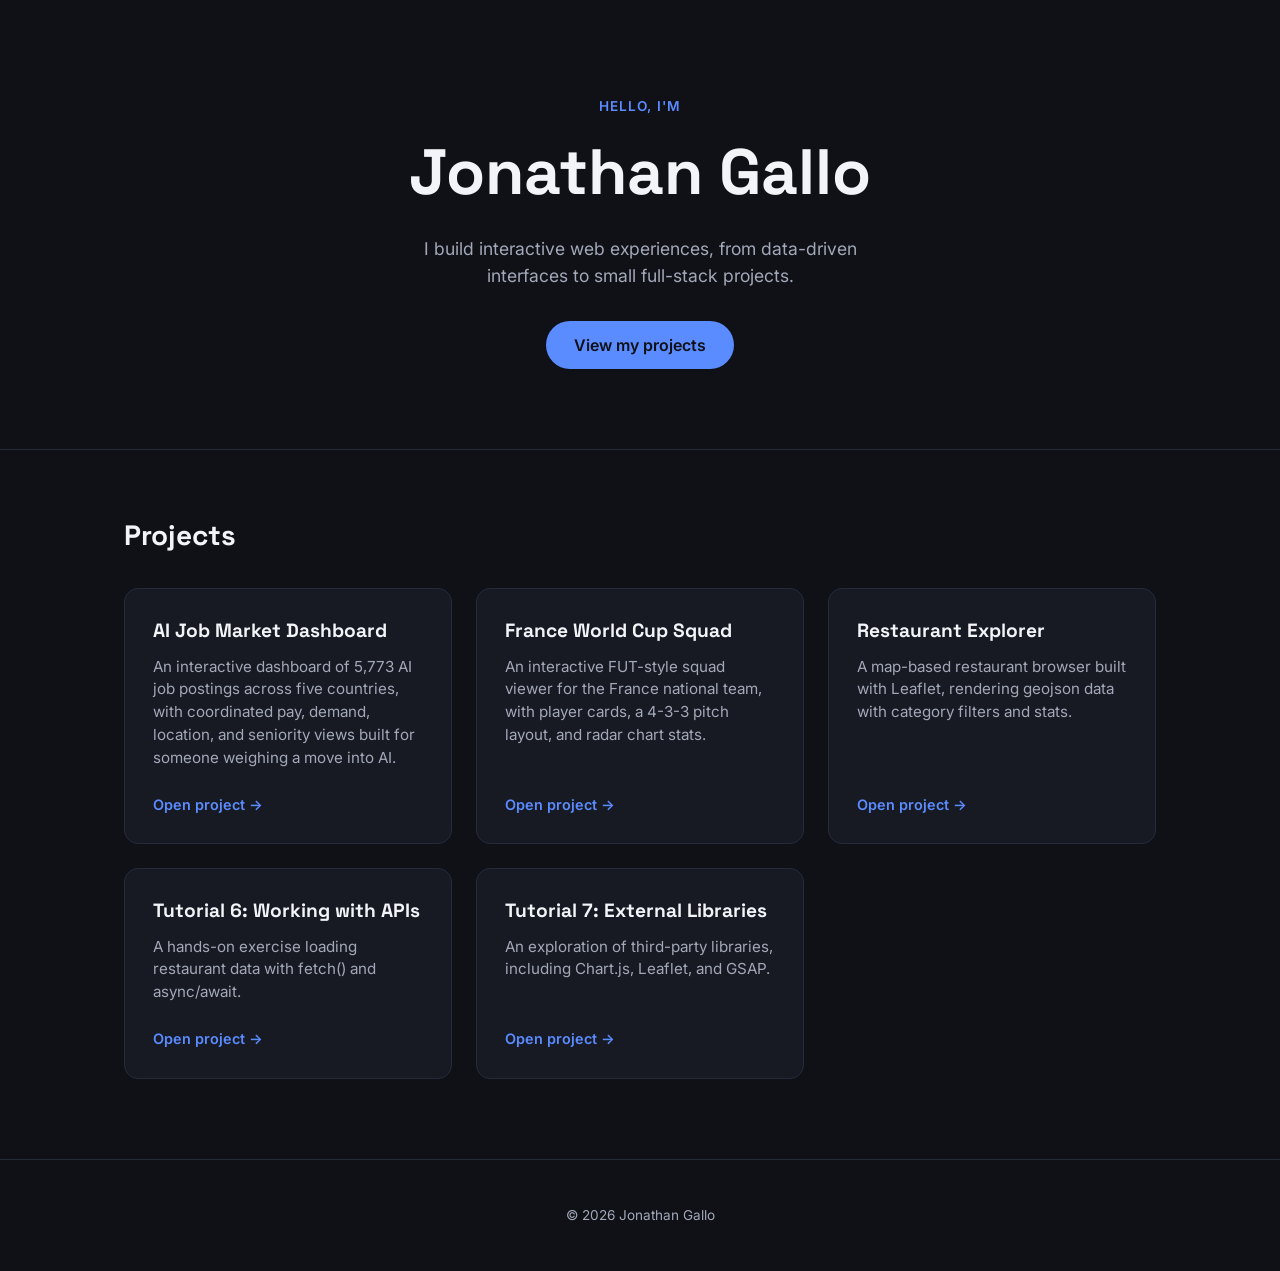
<file: index.html>
<!DOCTYPE html>
<html lang="en">
<head>
  <meta charset="UTF-8">
  <meta name="viewport" content="width=device-width, initial-scale=1.0">
  <title>Jonathan Gallo - Portfolio</title>

  <link rel="preconnect" href="https://fonts.googleapis.com">
  <link rel="preconnect" href="https://fonts.gstatic.com" crossorigin>
  <link href="https://fonts.googleapis.com/css2?family=Space+Grotesk:wght@500;700&family=Inter:wght@400;500;600&display=swap" rel="stylesheet">

  <link rel="stylesheet" href="style.css">
</head>
<body>

  <header class="hero">
    <div class="hero-inner">
      <p class="eyebrow">Hello, I'm</p>
      <h1 class="hero-name">Jonathan Gallo</h1>
      <p class="hero-tagline">I build interactive web experiences, from data-driven interfaces to small full-stack projects.</p>
      <a class="hero-cta" href="#projects">View my projects</a>
    </div>
  </header>

  <main>
    <section id="projects" class="projects">
      <h2 class="section-title">Projects</h2>
      <div class="project-grid">

        <a class="project-card" href="./projects/ai-jobs-dashboard/">
          <div class="project-card-body">
            <h3>AI Job Market Dashboard</h3>
            <p>An interactive dashboard of 5,773 AI job postings across five countries, with coordinated pay, demand, location, and seniority views built for someone weighing a move into AI.</p>
          </div>
          <span class="project-card-link">Open project &rarr;</span>
        </a>

        <a class="project-card" href="./projects/fut-worldcup-final/">
          <div class="project-card-body">
            <h3>France World Cup Squad</h3>
            <p>An interactive FUT-style squad viewer for the France national team, with player cards, a 4-3-3 pitch layout, and radar chart stats.</p>
          </div>
          <span class="project-card-link">Open project &rarr;</span>
        </a>

        <a class="project-card" href="./projects/restaurants/">
          <div class="project-card-body">
            <h3>Restaurant Explorer</h3>
            <p>A map-based restaurant browser built with Leaflet, rendering geojson data with category filters and stats.</p>
          </div>
          <span class="project-card-link">Open project &rarr;</span>
        </a>

        <a class="project-card" href="./projects/tutorial-6-api/">
          <div class="project-card-body">
            <h3>Tutorial 6: Working with APIs</h3>
            <p>A hands-on exercise loading restaurant data with fetch() and async/await.</p>
          </div>
          <span class="project-card-link">Open project &rarr;</span>
        </a>

        <a class="project-card" href="./projects/tutorial-7-external-libraries/">
          <div class="project-card-body">
            <h3>Tutorial 7: External Libraries</h3>
            <p>An exploration of third-party libraries, including Chart.js, Leaflet, and GSAP.</p>
          </div>
          <span class="project-card-link">Open project &rarr;</span>
        </a>

      </div>
    </section>
  </main>

  <footer class="site-footer">
    <p>&copy; 2026 Jonathan Gallo</p>
  </footer>

  <script src="script.js"></script>
</body>
</html>
</file>
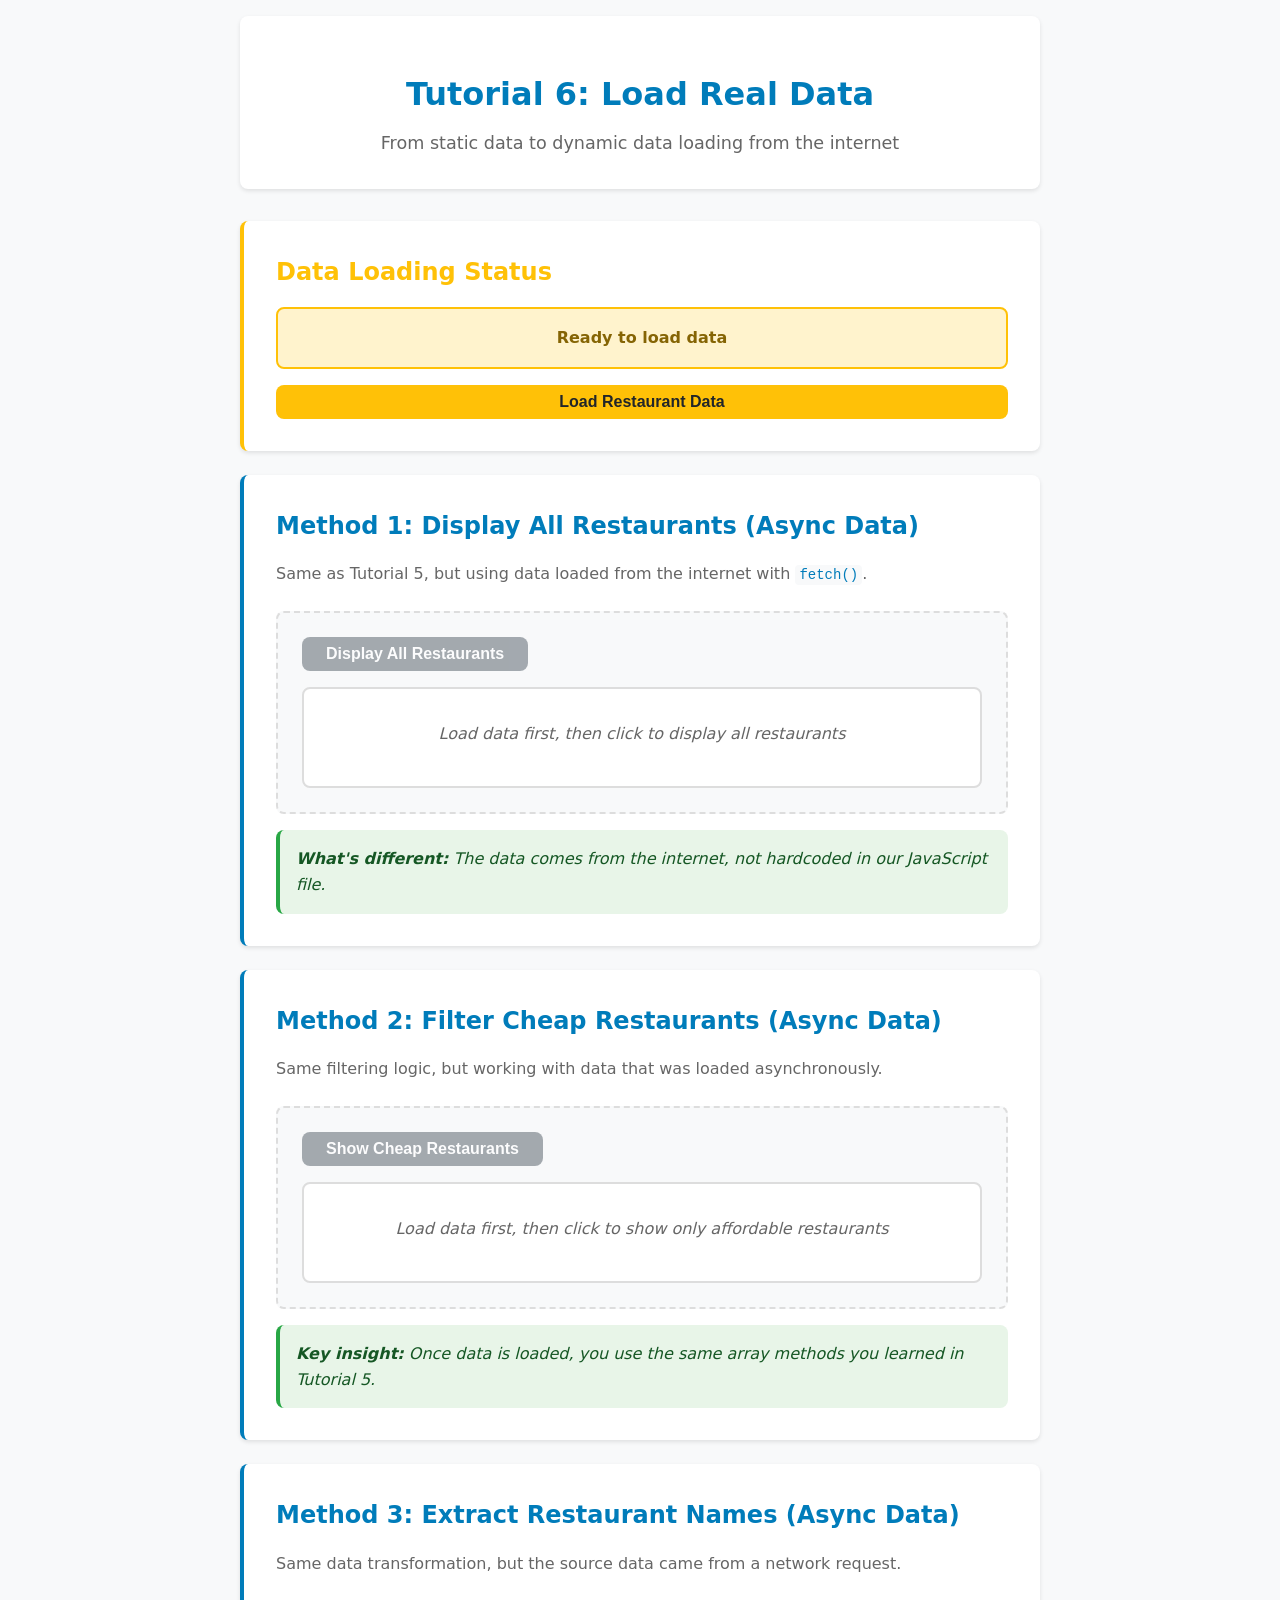
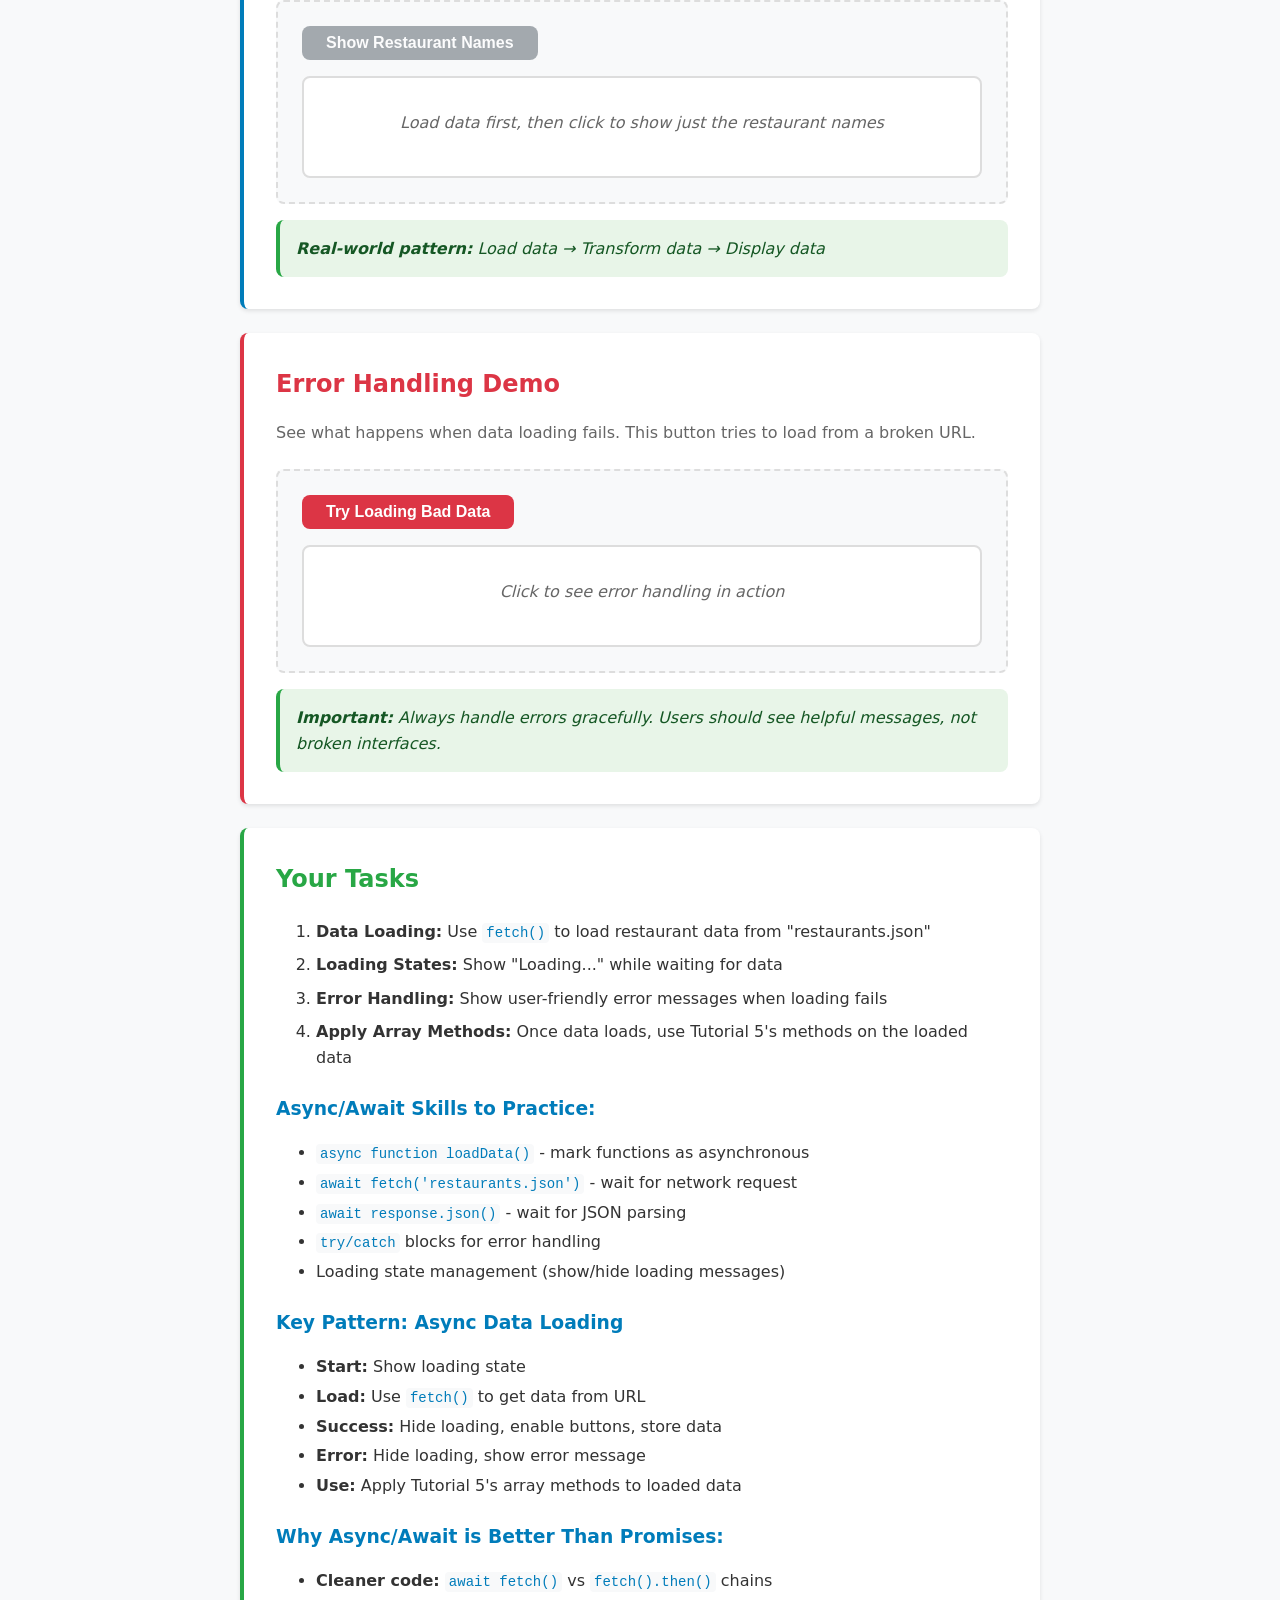
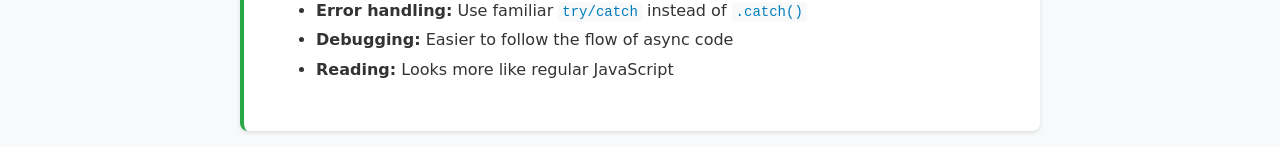
<file: tutorial_6_api/index.html>
<!DOCTYPE html>
<html lang="en">
<head>
    <meta charset="UTF-8">
    <meta name="viewport" content="width=device-width, initial-scale=1.0">
    <title>Tutorial 6: Load Real Data</title>
    <link rel="stylesheet" href="style.css">
</head>
<body>
    <div class="container">
        <header>
            <h1>Tutorial 6: Load Real Data</h1>
            <p>From static data to dynamic data loading from the internet</p>
        </header>

        <!-- Loading Status Section -->
        <section class="status-section">
            <h2>Data Loading Status</h2>
            <div id="loading-status" class="status-display">
                <p class="status-message">Ready to load data</p>
            </div>
            <button id="load-data-button" class="load-button">Load Restaurant Data</button>
        </section>

        <!-- Same functionality as Tutorial 5, but with async data -->
        
        <!-- Method 1: forEach with loaded data -->
        <section class="method-section">
            <h2>Method 1: Display All Restaurants (Async Data)</h2>
            <p>Same as Tutorial 5, but using data loaded from the internet with <code>fetch()</code>.</p>
            
            <div class="demo-area">
                <button id="display-button" class="method-button" disabled>Display All Restaurants</button>
                <div id="restaurant-list" class="result-area">
                    <p class="placeholder">Load data first, then click to display all restaurants</p>
                </div>
            </div>
            
            <div class="explanation">
                <p><strong>What's different:</strong> The data comes from the internet, not hardcoded in our JavaScript file.</p>
            </div>
        </section>

        <!-- Method 2: filter with loaded data -->
        <section class="method-section">
            <h2>Method 2: Filter Cheap Restaurants (Async Data)</h2>
            <p>Same filtering logic, but working with data that was loaded asynchronously.</p>
            
            <div class="demo-area">
                <button id="filter-button" class="method-button" disabled>Show Cheap Restaurants</button>
                <div id="filtered-list" class="result-area">
                    <p class="placeholder">Load data first, then click to show only affordable restaurants</p>
                </div>
            </div>
            
            <div class="explanation">
                <p><strong>Key insight:</strong> Once data is loaded, you use the same array methods you learned in Tutorial 5.</p>
            </div>
        </section>

        <!-- Method 3: map with loaded data -->
        <section class="method-section">
            <h2>Method 3: Extract Restaurant Names (Async Data)</h2>
            <p>Same data transformation, but the source data came from a network request.</p>
            
            <div class="demo-area">
                <button id="map-button" class="method-button" disabled>Show Restaurant Names</button>
                <div id="mapped-list" class="result-area">
                    <p class="placeholder">Load data first, then click to show just the restaurant names</p>
                </div>
            </div>
            
            <div class="explanation">
                <p><strong>Real-world pattern:</strong> Load data → Transform data → Display data</p>
            </div>
        </section>

        <!-- Error Handling Demo -->
        <section class="method-section error-demo">
            <h2>Error Handling Demo</h2>
            <p>See what happens when data loading fails. This button tries to load from a broken URL.</p>
            
            <div class="demo-area">
                <button id="error-button" class="error-button">Try Loading Bad Data</button>
                <div id="error-display" class="result-area">
                    <p class="placeholder">Click to see error handling in action</p>
                </div>
            </div>
            
            <div class="explanation">
                <p><strong>Important:</strong> Always handle errors gracefully. Users should see helpful messages, not broken interfaces.</p>
            </div>
        </section>

        <!-- Tutorial Instructions -->
        <section class="tutorial-instructions">
            <h2>Your Tasks</h2>
            <ol>
                <li><strong>Data Loading:</strong> Use <code>fetch()</code> to load restaurant data from "restaurants.json"</li>
                <li><strong>Loading States:</strong> Show "Loading..." while waiting for data</li>
                <li><strong>Error Handling:</strong> Show user-friendly error messages when loading fails</li>
                <li><strong>Apply Array Methods:</strong> Once data loads, use Tutorial 5's methods on the loaded data</li>
            </ol>
            
            <h3>Async/Await Skills to Practice:</h3>
            <ul>
                <li><code>async function loadData()</code> - mark functions as asynchronous</li>
                <li><code>await fetch('restaurants.json')</code> - wait for network request</li>
                <li><code>await response.json()</code> - wait for JSON parsing</li>
                <li><code>try/catch</code> blocks for error handling</li>
                <li>Loading state management (show/hide loading messages)</li>
            </ul>
            
            <h3>Key Pattern: Async Data Loading</h3>
            <ul>
                <li><strong>Start:</strong> Show loading state</li>
                <li><strong>Load:</strong> Use <code>fetch()</code> to get data from URL</li>
                <li><strong>Success:</strong> Hide loading, enable buttons, store data</li>
                <li><strong>Error:</strong> Hide loading, show error message</li>
                <li><strong>Use:</strong> Apply Tutorial 5's array methods to loaded data</li>
            </ul>
            
            <h3>Why Async/Await is Better Than Promises:</h3>
            <ul>
                <li><strong>Cleaner code:</strong> <code>await fetch()</code> vs <code>fetch().then()</code> chains</li>
                <li><strong>Error handling:</strong> Use familiar <code>try/catch</code> instead of <code>.catch()</code></li>
                <li><strong>Debugging:</strong> Easier to follow the flow of async code</li>
                <li><strong>Reading:</strong> Looks more like regular JavaScript</li>
            </ul>
        </section>
    </div>

    <script src="script.js"></script>
</body>
</html>
</file>
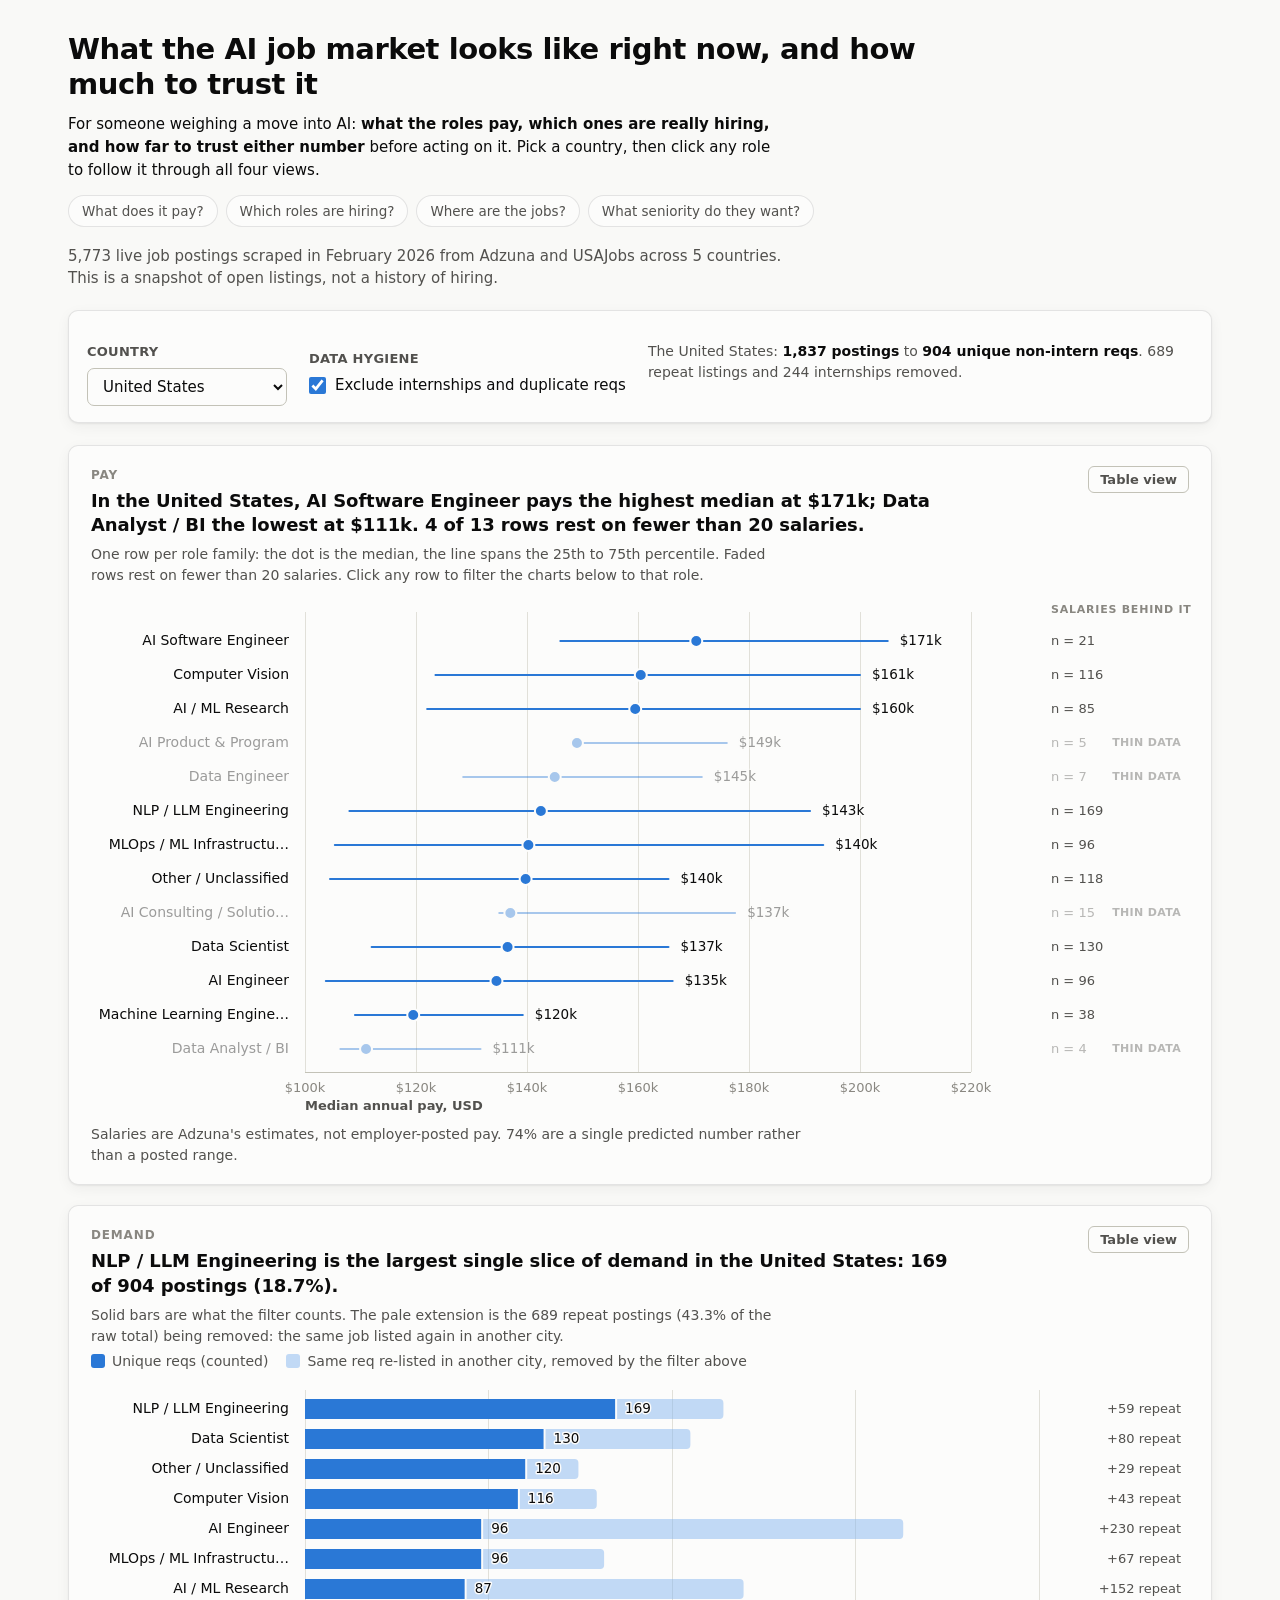
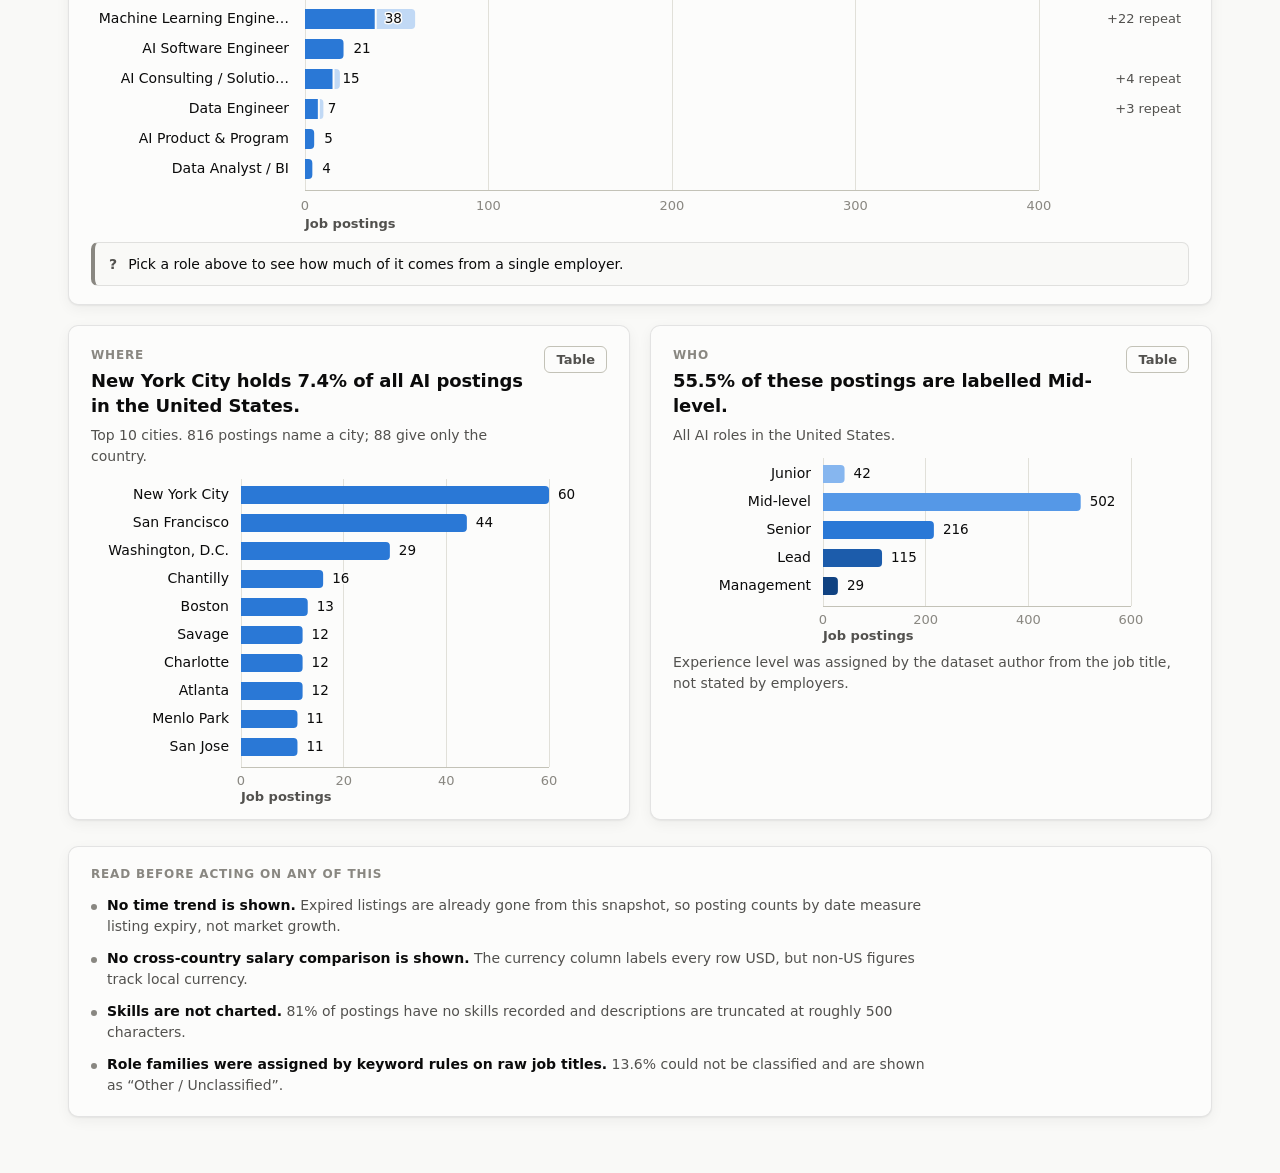
<file: projects/ai-jobs-dashboard/index.html>
<!DOCTYPE html>
<html lang="en">
<head>
<meta charset="utf-8">
<meta name="viewport" content="width=device-width, initial-scale=1">
<title>What the AI job market looks like right now, and how much to trust it</title>
<style>
:root{
  color-scheme: light;
  --page:#f9f9f7;
  --surface-1:#fcfcfb;
  --text-primary:#0b0b0b;
  --text-secondary:#52514e;
  --text-muted:#898781;
  --grid:#e1e0d9;
  --axis:#c3c2b7;
  --border:rgba(11,11,11,0.10);
  --series-1:#2a78d6;      /* slot 1 blue: single-series marks */
  --stack-strong:#2a78d6;  /* ordinal step 450 */
  --stack-weak:#86b6ef;    /* ordinal step 250 */
  --ord-1:#86b6ef;
  --ord-2:#5598e7;
  --ord-3:#2a78d6;
  --ord-4:#1c5cab;
  --ord-5:#104281;
  --warn-ink:#7a4a00;
  --warn-bg:#fdf4e3;
  --warn-edge:#fab219;
  --shadow:0 1px 2px rgba(11,11,11,0.06),0 4px 14px rgba(11,11,11,0.05);
}
@media (prefers-color-scheme: dark){
  :root:where(:not([data-theme="light"])){
    color-scheme: dark;
    --page:#0d0d0d;
    --surface-1:#1a1a19;
    --text-primary:#ffffff;
    --text-secondary:#c3c2b7;
    --text-muted:#898781;
    --grid:#2c2c2a;
    --axis:#383835;
    --border:rgba(255,255,255,0.10);
    --series-1:#3987e5;
    --stack-strong:#3987e5;  /* ordinal step 400 */
    --stack-weak:#184f95;    /* ordinal step 600 */
    --ord-1:#cde2fb;
    --ord-2:#9ec5f4;
    --ord-3:#6da7ec;
    --ord-4:#3987e5;
    --ord-5:#184f95;
    --warn-ink:#fab219;
    --warn-bg:#2a2113;
    --warn-edge:#fab219;
    --shadow:0 1px 2px rgba(0,0,0,0.5),0 4px 14px rgba(0,0,0,0.35);
  }
}
:root[data-theme="dark"]{
  color-scheme: dark;
  --page:#0d0d0d;
  --surface-1:#1a1a19;
  --text-primary:#ffffff;
  --text-secondary:#c3c2b7;
  --text-muted:#898781;
  --grid:#2c2c2a;
  --axis:#383835;
  --border:rgba(255,255,255,0.10);
  --series-1:#3987e5;
  --stack-strong:#3987e5;
  --stack-weak:#184f95;
  --ord-1:#cde2fb;
  --ord-2:#9ec5f4;
  --ord-3:#6da7ec;
  --ord-4:#3987e5;
  --ord-5:#184f95;
  --warn-ink:#fab219;
  --warn-bg:#2a2113;
  --warn-edge:#fab219;
  --shadow:0 1px 2px rgba(0,0,0,0.5),0 4px 14px rgba(0,0,0,0.35);
}
*{box-sizing:border-box}
html,body{margin:0;padding:0}
html{scroll-behavior:smooth}
body{
  background:var(--page);
  color:var(--text-primary);
  font-family:system-ui,-apple-system,"Segoe UI",sans-serif;
  font-size:15px;
  line-height:1.5;
  -webkit-font-smoothing:antialiased;
}
.wrap{max-width:1200px;margin:0 auto;padding:32px 28px 56px}

/* ---------- header ---------- */
header.masthead{margin-bottom:22px}
h1{
  font-size:29px;line-height:1.22;font-weight:650;
  letter-spacing:-0.015em;margin:0 0 10px;max-width:44ch;
}
.subtitle{
  font-size:15px;color:var(--text-secondary);
  margin:0 0 20px;max-width:78ch;
}
.controls{
  display:flex;flex-wrap:wrap;align-items:flex-end;gap:22px;
  padding:16px 18px;background:var(--surface-1);
  border:1px solid var(--border);border-radius:10px;box-shadow:var(--shadow);
}
.control{display:flex;flex-direction:column;gap:6px}
.control > .ctl-label{
  font-size:13px;font-weight:600;color:var(--text-secondary);
  letter-spacing:0.02em;text-transform:uppercase;
}
select{
  font-family:inherit;font-size:15px;color:var(--text-primary);
  background:var(--surface-1);border:1px solid var(--axis);
  border-radius:7px;padding:8px 11px;min-width:200px;cursor:pointer;
}
select:focus-visible,input:focus-visible,button:focus-visible{
  outline:2px solid var(--series-1);outline-offset:2px;
}
.checkrow{display:flex;align-items:center;gap:9px;cursor:pointer;padding-bottom:9px}
.checkrow input{width:17px;height:17px;accent-color:var(--series-1);cursor:pointer;margin:0}
.checkrow span{font-size:15px;color:var(--text-primary)}
.countline{
  flex:1 1 260px;min-width:240px;font-size:14px;color:var(--text-secondary);
  padding-bottom:9px;
}
.countline b{color:var(--text-primary);font-weight:650;font-variant-numeric:tabular-nums}

/* ---------- cards ---------- */
.card{
  background:var(--surface-1);border:1px solid var(--border);
  border-radius:10px;box-shadow:var(--shadow);
  padding:20px 22px 18px;margin-top:20px;scroll-margin-top:14px;
}
.card-head{display:flex;justify-content:space-between;align-items:flex-start;gap:18px;margin-bottom:4px}
.eyebrow{
  font-size:12px;font-weight:650;letter-spacing:0.07em;text-transform:uppercase;
  color:var(--text-muted);margin:0 0 5px;
}
h2.takeaway{
  font-size:18px;line-height:1.35;font-weight:600;margin:0;
  letter-spacing:-0.005em;max-width:70ch;color:var(--text-primary);
}
.chart-sub{font-size:14px;color:var(--text-secondary);margin:7px 0 0;max-width:78ch}
.caption{
  font-size:14px;color:var(--text-secondary);
  margin:12px 0 0;max-width:82ch;line-height:1.5;
}
.tbtn{
  font-family:inherit;font-size:13px;font-weight:550;color:var(--text-secondary);
  background:transparent;border:1px solid var(--axis);border-radius:6px;
  padding:5px 11px;cursor:pointer;white-space:nowrap;
  transition:background 140ms ease,color 140ms ease;
}
.tbtn:hover{background:var(--page);color:var(--text-primary)}
.tbtn[aria-pressed="true"]{background:var(--text-primary);color:var(--surface-1);border-color:var(--text-primary)}

/* ---------- warning band ---------- */
.warnband{
  display:flex;gap:11px;align-items:flex-start;
  background:var(--warn-bg);border:1px solid var(--warn-edge);
  border-left-width:4px;border-radius:7px;
  padding:11px 14px;margin:14px 0 4px;font-size:14px;
  color:var(--text-primary);line-height:1.45;
}
.warnband .ico{flex:0 0 auto;font-size:15px;line-height:1.4;color:var(--warn-ink);font-weight:700}
.warnband b{font-weight:650}

/* ---------- callout ---------- */
.callout{
  display:flex;gap:11px;align-items:flex-start;
  border:1px solid var(--border);border-left:4px solid var(--text-muted);
  background:var(--page);border-radius:7px;padding:11px 14px;
  margin-top:14px;font-size:14px;line-height:1.45;
}
.callout .ico{flex:0 0 auto;font-weight:700;color:var(--text-secondary)}

/* ---------- legend ---------- */
.legend{display:flex;flex-wrap:wrap;gap:18px;margin:2px 0 10px;font-size:14px;color:var(--text-secondary)}
.legend .item{display:flex;align-items:center;gap:7px}
.legend .swatch{width:14px;height:14px;border-radius:3px;flex:0 0 auto}

/* ---------- svg chart chrome ---------- */
.chartbox{position:relative;width:100%}
svg.chart{display:block;width:100%;height:auto;overflow:visible}
svg.chart text{font-family:system-ui,-apple-system,"Segoe UI",sans-serif}
.tick-text{font-size:13px;fill:var(--text-muted);font-variant-numeric:tabular-nums}
.axis-title{font-size:13px;fill:var(--text-secondary);font-weight:550}
.rowlabel{font-size:14px;fill:var(--text-primary)}
.rowlabel.sel{font-weight:650}
.valuelabel{
  font-size:13.5px;fill:var(--text-primary);font-variant-numeric:tabular-nums;
  paint-order:stroke fill;stroke:var(--surface-1);stroke-width:3px;stroke-linejoin:round;
}
.nlabel{font-size:13px;fill:var(--text-secondary);font-variant-numeric:tabular-nums}
.thintag{font-size:11px;fill:var(--text-secondary);font-weight:600;letter-spacing:0.03em}
.gridline{stroke:var(--grid);stroke-width:1;shape-rendering:crispEdges}
.axisline{stroke:var(--axis);stroke-width:1;shape-rendering:crispEdges}
.hit{fill:transparent;cursor:pointer}
.rowg{transition:opacity 140ms ease}
.rowg:focus{outline:none}
.rowg:focus-visible rect.hit{
  stroke:var(--series-1);stroke-width:2;stroke-dasharray:5 3;rx:7;
}
/* Fallback for engines without :focus-visible on SVG children */
.rowg:focus rect.hit{stroke:var(--series-1);stroke-width:2;stroke-dasharray:5 3;rx:7}
.rowg:focus:not(:focus-visible) rect.hit{stroke:none}
.selring{fill:none;stroke:var(--text-primary);stroke-width:2;rx:7}

/* ---------- tooltip ---------- */
.tip{
  position:fixed;z-index:60;pointer-events:none;opacity:0;
  transform:translate(-50%,-100%);
  background:var(--surface-1);color:var(--text-primary);
  border:1px solid var(--border);border-radius:8px;
  box-shadow:0 6px 22px rgba(0,0,0,0.16);
  padding:10px 12px;font-size:14px;line-height:1.45;max-width:320px;
  transition:opacity 120ms ease;
}
.tip.on{opacity:1}
.tip .t-title{font-weight:650;font-size:14px;margin-bottom:6px}
.tip .t-row{display:flex;justify-content:space-between;gap:16px}
.tip .t-row .k{color:var(--text-secondary)}
.tip .t-row .v{font-weight:650;font-variant-numeric:tabular-nums}
.tip .t-note{margin-top:6px;color:var(--text-secondary);font-size:12.5px}

/* ---------- tables ---------- */
.tablewrap{margin-top:6px;overflow-x:auto;max-height:460px;overflow-y:auto}
table{border-collapse:collapse;width:100%;font-size:14px}
th,td{text-align:right;padding:7px 11px;border-bottom:1px solid var(--grid);white-space:nowrap}
th:first-child,td:first-child{text-align:left}
thead th{
  position:sticky;top:0;background:var(--surface-1);
  color:var(--text-secondary);font-weight:650;font-size:12.5px;
  letter-spacing:0.03em;text-transform:uppercase;
}
tbody td{font-variant-numeric:tabular-nums;color:var(--text-primary)}
tbody tr.selrow td{font-weight:650}
[hidden]{display:none !important}

/* ---------- view 3 grid ---------- */
.panels{display:grid;grid-template-columns:1fr 1fr;gap:20px;margin-top:20px}
@media (max-width:900px){.panels{grid-template-columns:1fr}}
.panels .card{margin-top:0}

/* ---------- caveats ---------- */
.caveats{
  margin-top:26px;background:var(--surface-1);border:1px solid var(--border);
  border-radius:10px;padding:18px 22px 20px;box-shadow:var(--shadow);
}
.caveats h3{
  font-size:12px;font-weight:650;letter-spacing:0.07em;text-transform:uppercase;
  color:var(--text-muted);margin:0 0 12px;
}
.caveats ul{margin:0;padding:0;list-style:none;display:grid;gap:11px}
.caveats li{
  font-size:14px;line-height:1.5;color:var(--text-secondary);
  padding-left:16px;position:relative;max-width:95ch;
}
.caveats li::before{
  content:"";position:absolute;left:0;top:9px;
  width:6px;height:6px;border-radius:50%;background:var(--text-muted);
}
.caveats li b{color:var(--text-primary);font-weight:600}

/* ---------- audience + user tasks ---------- */
.purpose{
  font-size:15px;color:var(--text-primary);margin:0 0 12px;max-width:74ch;line-height:1.55;
}
.purpose b{font-weight:650}
.tasks{
  display:flex;flex-wrap:wrap;gap:8px;margin:0 0 18px;padding:0;list-style:none;
}
.tasks a{
  display:inline-block;font-size:13.5px;color:var(--text-secondary);
  text-decoration:none;background:var(--surface-1);
  border:1px solid var(--border);border-radius:999px;padding:5px 13px;
  transition:border-color 140ms ease,color 140ms ease;
}
.tasks a:hover{border-color:var(--series-1);color:var(--text-primary)}
.tasks a:focus-visible{outline:2px solid var(--series-1);outline-offset:2px}

/* ---------- active role filter ---------- */
.chipwrap{display:flex;align-items:center;gap:9px;padding-bottom:7px}
.chip{
  display:inline-flex;align-items:center;gap:8px;
  font-size:14px;font-weight:600;color:var(--text-primary);
  background:var(--page);border:1px solid var(--series-1);
  border-radius:999px;padding:5px 6px 5px 12px;
}
.chip .dot{width:8px;height:8px;border-radius:50%;background:var(--series-1);flex:0 0 auto}
.chip button{
  font-family:inherit;font-size:14px;line-height:1;color:var(--text-secondary);
  background:transparent;border:0;border-radius:50%;width:21px;height:21px;
  cursor:pointer;padding:0;transition:background 140ms ease,color 140ms ease;
}
.chip button:hover{background:var(--grid);color:var(--text-primary)}

/* ---------- entrance ---------- */
@keyframes riseIn{from{opacity:0;transform:translateY(12px)}to{opacity:1;transform:none}}
@keyframes slideIn{from{transform:translateX(-14px)}to{transform:none}}
@keyframes growX{from{transform:scaleX(0.001)}to{transform:scaleX(1)}}
@keyframes fadeIn{from{opacity:0}to{opacity:1}}
@keyframes pulseRing{
  0%{box-shadow:var(--shadow),0 0 0 0 rgba(57,135,229,0.5)}
  100%{box-shadow:var(--shadow),0 0 0 8px rgba(57,135,229,0)}
}
.blockin{animation:riseIn 560ms cubic-bezier(0.22,0.61,0.36,1) both;animation-delay:var(--d,0ms)}
#v1svg .rowg.markin{animation:slideIn 460ms cubic-bezier(0.22,0.61,0.36,1) both;animation-delay:var(--d,0ms)}
#v2svg .rowg.markin path,#v3asvg .rowg.markin path,#v3bsvg .rowg.markin path{
  transform-box:fill-box;transform-origin:left center;
  animation:growX 620ms cubic-bezier(0.22,0.61,0.36,1) both;animation-delay:var(--d,0ms);
}
#v2svg .rowg.markin text.valuelabel,#v3asvg .rowg.markin text.valuelabel,
#v3bsvg .rowg.markin text.valuelabel,#v1svg .rowg.markin text.valuelabel{
  animation:fadeIn 320ms ease both;animation-delay:calc(var(--d,0ms) + 300ms);
}
/* The cards a role filter drives sit far below the fold; ring them when they change. */
.card.flash{animation:pulseRing 900ms ease-out 1}
.colhead{font-size:11px;fill:var(--text-muted);font-weight:650;letter-spacing:0.07em}

/* ---------- states ---------- */
.msg{
  padding:26px;border:1px solid var(--border);border-radius:10px;
  background:var(--surface-1);color:var(--text-secondary);font-size:15px;
  line-height:1.6;box-shadow:var(--shadow);
}
.msg b{color:var(--text-primary)}
.msg code{
  font-family:ui-monospace,SFMono-Regular,Menlo,monospace;font-size:13.5px;
  background:var(--page);border:1px solid var(--border);border-radius:4px;padding:1px 5px;
}
.stale{opacity:0.45;transition:opacity 140ms ease}
.sr{
  position:absolute;width:1px;height:1px;padding:0;margin:-1px;
  overflow:hidden;clip:rect(0 0 0 0);white-space:nowrap;border:0;
}
@media (prefers-reduced-motion: reduce){
  *{transition-duration:0.01ms !important;animation-duration:0.01ms !important;animation-delay:0ms !important}
  html{scroll-behavior:auto !important}
}
</style>
</head>
<body>
<div class="wrap">
  <header class="masthead">
    <h1>What the AI job market looks like right now, and how much to trust it</h1>
    <p class="purpose">
      For someone weighing a move into AI: <b>what the roles pay, which ones are
      really hiring, and how far to trust either number</b> before acting on it.
      Pick a country, then click any role to follow it through all four views.
    </p>
    <ul class="tasks">
      <li><a href="#v1card">What does it pay?</a></li>
      <li><a href="#v2card">Which roles are hiring?</a></li>
      <li><a href="#v3acard">Where are the jobs?</a></li>
      <li><a href="#v3bcard">What seniority do they want?</a></li>
    </ul>
    <p class="subtitle" id="subtitle">Loading postings&hellip;</p>

    <div class="controls" role="group" aria-label="Filters applied to every chart">
      <div class="control">
        <label class="ctl-label" for="countrySel">Country</label>
        <select id="countrySel"></select>
      </div>
      <div class="control">
        <label class="ctl-label" for="excludeChk">Data hygiene</label>
        <label class="checkrow" for="excludeChk">
          <input type="checkbox" id="excludeChk" checked>
          <span>Exclude internships and duplicate reqs</span>
        </label>
      </div>
      <div class="control" id="rolefilter" hidden>
        <span class="ctl-label">Role filter</span>
        <div class="chipwrap" id="rolechip"></div>
      </div>
      <p class="countline" id="countline" aria-live="polite"></p>
    </div>
  </header>

  <main id="main" hidden>

    <!-- VIEW 1 -->
    <section class="card" id="v1card" aria-labelledby="v1title">
      <div class="card-head">
        <div>
          <p class="eyebrow">Pay</p>
          <h2 class="takeaway" id="v1title"></h2>
          <p class="chart-sub" id="v1sub"></p>
        </div>
        <button class="tbtn" id="v1tbtn" aria-pressed="false" aria-controls="v1table">Table view</button>
      </div>
      <div id="v1warn"></div>
      <div class="chartbox" id="v1box"><svg class="chart" id="v1svg" role="group"></svg></div>
      <div class="tablewrap" id="v1table" hidden></div>
      <p class="caption" id="v1caption"></p>
    </section>

    <!-- VIEW 2 -->
    <section class="card" id="v2card" aria-labelledby="v2title">
      <div class="card-head">
        <div>
          <p class="eyebrow">Demand</p>
          <h2 class="takeaway" id="v2title"></h2>
          <p class="chart-sub" id="v2sub"></p>
        </div>
        <button class="tbtn" id="v2tbtn" aria-pressed="false" aria-controls="v2table">Table view</button>
      </div>
      <div class="legend" id="v2legend"></div>
      <div class="chartbox" id="v2box"><svg class="chart" id="v2svg" role="group"></svg></div>
      <div class="tablewrap" id="v2table" hidden></div>
      <div id="v2callout"></div>
    </section>

    <!-- VIEW 3 -->
    <div class="panels">
      <section class="card" id="v3acard" aria-labelledby="v3atitle">
        <div class="card-head">
          <div>
            <p class="eyebrow">Where</p>
            <h2 class="takeaway" id="v3atitle"></h2>
            <p class="chart-sub" id="v3asub"></p>
          </div>
          <button class="tbtn" id="v3atbtn" aria-pressed="false" aria-controls="v3atable">Table</button>
        </div>
        <div class="chartbox" id="v3abox"><svg class="chart" id="v3asvg" role="group"></svg></div>
        <div class="tablewrap" id="v3atable" hidden></div>
      </section>

      <section class="card" id="v3bcard" aria-labelledby="v3btitle">
        <div class="card-head">
          <div>
            <p class="eyebrow">Who</p>
            <h2 class="takeaway" id="v3btitle"></h2>
            <p class="chart-sub" id="v3bsub"></p>
          </div>
          <button class="tbtn" id="v3btbtn" aria-pressed="false" aria-controls="v3btable">Table</button>
        </div>
        <div class="chartbox" id="v3bbox"><svg class="chart" id="v3bsvg" role="group"></svg></div>
        <div class="tablewrap" id="v3btable" hidden></div>
        <p class="caption">Experience level was assigned by the dataset author from the job title, not stated by employers.</p>
      </section>
    </div>

    <!-- CAVEATS -->
    <section class="caveats" aria-labelledby="caveatH">
      <h3 id="caveatH">Read before acting on any of this</h3>
      <ul>
        <li><b>No time trend is shown.</b> Expired listings are already gone from this snapshot, so posting counts by date measure listing expiry, not market growth.</li>
        <li><b>No cross-country salary comparison is shown.</b> The currency column labels every row USD, but non-US figures track local currency.</li>
        <li id="cav-skills"><b>Skills are not charted.</b> 81% of postings have no skills recorded and descriptions are truncated at roughly 500 characters.</li>
        <li id="cav-roles"><b>Role families were assigned by keyword rules on raw job titles.</b> 14.4% could not be classified and are shown as &ldquo;Other / Unclassified&rdquo;.</li>
      </ul>
    </section>
  </main>

  <div id="status" class="msg">Loading <code>ai_jobs_clean.csv</code>&hellip;</div>
</div>

<div class="tip" id="tip" role="tooltip" aria-hidden="true"></div>
<script>
"use strict";

/* =====================================================================
   1. CSV parsing and typing
   ===================================================================== */

function parseCSV(text){
  if(text.charCodeAt(0) === 0xFEFF) text = text.slice(1);
  const rows = []; let row = []; let field = ""; let inQ = false; let i = 0;
  while(i < text.length){
    const c = text[i];
    if(inQ){
      if(c === '"'){
        if(text[i+1] === '"'){ field += '"'; i += 2; continue; }
        inQ = false; i++; continue;
      }
      field += c; i++; continue;
    }
    if(c === '"'){ inQ = true; i++; continue; }
    if(c === ','){ row.push(field); field = ""; i++; continue; }
    if(c === '\r'){ i++; continue; }
    if(c === '\n'){ row.push(field); field = ""; rows.push(row); row = []; i++; continue; }
    field += c; i++;
  }
  if(field.length || row.length){ row.push(field); rows.push(row); }
  return rows;
}

const NULLISH = new Set(["","na","n/a","nan","null","none","-","unknown"]);

function toNum(v){
  if(v == null) return null;
  const s = String(v).trim();
  if(NULLISH.has(s.toLowerCase())) return null;
  const n = Number(s.replace(/[^0-9.eE+-]/g, ""));
  return Number.isFinite(n) ? n : null;
}
function toBool(v){
  if(v == null) return false;
  const s = String(v).trim().toLowerCase();
  return s === "true" || s === "t" || s === "1" || s === "yes" || s === "y";
}
function toStr(v, fallback){
  if(v == null) return fallback;
  const s = String(v).trim();
  return (s === "" || NULLISH.has(s.toLowerCase())) ? fallback : s;
}

/* Country names in the wild vary; fold them onto the five the spec names. */
const COUNTRY_ALIASES = {
  "us":"United States","usa":"United States","u.s.":"United States","u.s.a.":"United States",
  "united states":"United States","united states of america":"United States","america":"United States",
  "gb":"United Kingdom","uk":"United Kingdom","u.k.":"United Kingdom","great britain":"United Kingdom",
  "england":"United Kingdom","united kingdom":"United Kingdom",
  "ca":"Canada","can":"Canada","canada":"Canada",
  "au":"Australia","aus":"Australia","australia":"Australia",
  "de":"Germany","ger":"Germany","deu":"Germany","germany":"Germany","deutschland":"Germany"
};
const COUNTRY_ORDER = ["United States","United Kingdom","Canada","Australia","Germany"];

function canonCountry(v){
  const s = toStr(v, "");
  if(!s) return "Unknown";
  return COUNTRY_ALIASES[s.toLowerCase()] || s;
}

const EXP_ORDER = ["Junior","Mid-level","Senior","Lead","Management"];
const EXP_ALIASES = {
  "junior":"Junior","entry":"Junior","entry-level":"Junior","entry level":"Junior","intern":"Junior",
  "mid":"Mid-level","mid-level":"Mid-level","mid level":"Mid-level","midlevel":"Mid-level","intermediate":"Mid-level",
  "senior":"Senior","sr":"Senior","staff":"Senior","principal":"Senior",
  "lead":"Lead","team lead":"Lead","tech lead":"Lead",
  "management":"Management","manager":"Management","director":"Management","executive":"Management"
};
function canonExp(v){
  const s = toStr(v, "");
  if(!s) return "Unspecified";
  return EXP_ALIASES[s.toLowerCase()] || s;
}

function typeRows(matrix){
  const header = matrix[0].map(h => h.trim().toLowerCase());
  const idx = {};
  header.forEach((h, i) => { if(!(h in idx)) idx[h] = i; });
  const col = (r, name) => (name in idx ? r[idx[name]] : undefined);
  const out = [];
  for(let i = 1; i < matrix.length; i++){
    const r = matrix[i];
    if(!r || r.length === 0) continue;
    if(r.length === 1 && String(r[0]).trim() === "") continue;
    const smin = toNum(col(r, "salary_min"));
    const smax = toNum(col(r, "salary_max"));
    let smid = toNum(col(r, "salary_mid"));
    if(smid == null && smin != null && smax != null) smid = (smin + smax) / 2;
    if(smid != null && smid <= 0) smid = null;
    const rel = toStr(col(r, "salary_reliability"), "none").toLowerCase();
    let isPoint;
    if("salary_is_point" in idx) isPoint = toBool(col(r, "salary_is_point"));
    else isPoint = (rel === "point_estimate");
    const skills = toStr(col(r, "skills_list"), "");
    out.push({
      job_title: toStr(col(r, "job_title"), "Untitled"),
      role_family: toStr(col(r, "role_family"), "Other / Unclassified"),
      company: toStr(col(r, "company"), "Unnamed employer"),
      country: canonCountry(col(r, "country")),
      city: toStr(col(r, "city"), "Unspecified"),
      salary_mid: smid,
      salary_min: smin,
      salary_max: smax,
      salary_reliability: rel,
      salary_is_point: isPoint,
      experience_level: canonExp(col(r, "experience_level")),
      is_intern: toBool(col(r, "is_intern")),
      is_dup_req: toBool(col(r, "is_dup_req")),
      has_skills: !(skills === "" || skills === "[]" || skills === "{}"),
      source: toStr(col(r, "source"), "Unknown")
    });
  }
  return out;
}

/* =====================================================================
   2. Small stats + formatting helpers
   ===================================================================== */

function percentile(sortedAsc, p){
  const n = sortedAsc.length;
  if(n === 0) return null;
  if(n === 1) return sortedAsc[0];
  const idx = (n - 1) * p;
  const lo = Math.floor(idx), hi = Math.ceil(idx);
  if(lo === hi) return sortedAsc[lo];
  return sortedAsc[lo] + (sortedAsc[hi] - sortedAsc[lo]) * (idx - lo);
}
function countBy(rows, keyFn){
  const m = new Map();
  for(const r of rows){ const k = keyFn(r); m.set(k, (m.get(k) || 0) + 1); }
  return m;
}
const nf = new Intl.NumberFormat("en-US");
function fmtInt(n){ return nf.format(Math.round(n)); }
function fmtPct(x, dp){
  const d = (dp === undefined) ? 1 : dp;
  if(!Number.isFinite(x)) return "0%";
  const v = x * 100;
  return (Math.abs(v) >= 10 ? v.toFixed(d === 1 ? 1 : d) : v.toFixed(d)) .replace(/\.0$/, "") + "%";
}
/* Only the US column is genuinely USD; the rest track local currency (see caveats). */
function currencySymbol(country){ return country === "United States" ? "$" : ""; }
function fmtMoney(v, country){
  if(v == null) return "n/a";
  const sym = currencySymbol(country);
  if(v >= 1000) return sym + fmtInt(Math.round(v / 100) / 10).replace(/\.0$/, "") + "k";
  return sym + fmtInt(v);
}
function fmtMoneyFull(v, country){
  if(v == null) return "n/a";
  return currencySymbol(country) + fmtInt(v);
}
function niceStep(rawStep){
  const mag = Math.pow(10, Math.floor(Math.log10(rawStep)));
  const norm = rawStep / mag;
  let step;
  if(norm <= 1) step = 1; else if(norm <= 2) step = 2;
  else if(norm <= 2.5) step = 2.5; else if(norm <= 5) step = 5; else step = 10;
  return step * mag;
}
function niceDomain(min, max, targetTicks){
  if(!(Number.isFinite(min) && Number.isFinite(max))) return { lo:0, hi:1, step:1 };
  if(min === max){ min = Math.min(0, min); max = max + Math.max(1, Math.abs(max) * 0.1); }
  const step = niceStep((max - min) / Math.max(2, targetTicks));
  return { lo: Math.floor(min / step) * step, hi: Math.ceil(max / step) * step, step: step };
}
function ticksOf(d){
  const out = [];
  for(let v = d.lo; v <= d.hi + d.step / 2; v += d.step) out.push(Math.round(v * 1e6) / 1e6);
  return out;
}
/* Approximate text width so labels are placed, never clipped. */
function textWidth(str, px, weight){
  const w = (weight && weight >= 600) ? 0.575 : 0.545;
  return String(str).length * px * w;
}

/* =====================================================================
   3. SVG helpers
   ===================================================================== */

const SVGNS = "http://www.w3.org/2000/svg";
function el(name, attrs, parent){
  const n = document.createElementNS(SVGNS, name);
  if(attrs) for(const k in attrs){ if(attrs[k] != null) n.setAttribute(k, attrs[k]); }
  if(parent) parent.appendChild(n);
  return n;
}
function txt(parent, x, y, str, cls, anchor, baseline){
  const t = el("text", { x: x, y: y, class: cls, "text-anchor": anchor || "start",
    "dominant-baseline": baseline || "middle" }, parent);
  t.textContent = str;                     /* untrusted CSV strings: never innerHTML */
  return t;
}
function clear(node){ while(node.firstChild) node.removeChild(node.firstChild); }
/* Bar with a 4px rounded data-end and a square baseline end. */
function barPath(x, y, w, h, r, roundRight){
  const rr = Math.max(0, Math.min(r, w, h / 2));
  if(w <= 0.5) return "M" + x + "," + y + "h" + Math.max(w, 0.5) + "v" + h + "h" + -Math.max(w, 0.5) + "z";
  if(roundRight){
    return "M" + x + "," + y + "H" + (x + w - rr) +
           "a" + rr + "," + rr + " 0 0 1 " + rr + "," + rr +
           "V" + (y + h - rr) +
           "a" + rr + "," + rr + " 0 0 1 " + (-rr) + "," + rr +
           "H" + x + "Z";
  }
  return "M" + x + "," + y + "h" + w + "v" + h + "h" + (-w) + "Z";
}

/* =====================================================================
   4. State + tooltip
   ===================================================================== */

const S = { all: [], countries: [], country: "United States", exclude: true, role: null };

const tipEl = document.getElementById("tip");
let tipHideTimer = null;

function showTip(x, y, spec){
  clearTimeout(tipHideTimer);
  clear(tipEl);
  const h = document.createElement("div");
  h.className = "t-title";
  h.textContent = spec.title;
  tipEl.appendChild(h);
  (spec.rows || []).forEach(function(r){
    const d = document.createElement("div"); d.className = "t-row";
    const k = document.createElement("span"); k.className = "k"; k.textContent = r[0];
    const v = document.createElement("span"); v.className = "v"; v.textContent = r[1];
    d.appendChild(k); d.appendChild(v); tipEl.appendChild(d);
  });
  if(spec.note){
    const n = document.createElement("div"); n.className = "t-note";
    n.textContent = spec.note; tipEl.appendChild(n);
  }
  tipEl.classList.add("on");
  tipEl.setAttribute("aria-hidden", "false");
  const pad = 10;
  const w = tipEl.offsetWidth, hh = tipEl.offsetHeight;
  let left = x, top = y - pad;
  if(left - w / 2 < pad) left = w / 2 + pad;
  if(left + w / 2 > window.innerWidth - pad) left = window.innerWidth - w / 2 - pad;
  if(top - hh < pad) top = y + hh + pad + 12;
  tipEl.style.left = left + "px";
  tipEl.style.top = top + "px";
}
function hideTip(){
  tipHideTimer = setTimeout(function(){
    tipEl.classList.remove("on");
    tipEl.setAttribute("aria-hidden", "true");
  }, 40);
}
/* Same detail on hover and on keyboard focus. */
function bindTip(node, specFn){
  node.addEventListener("pointermove", function(e){ showTip(e.clientX, e.clientY, specFn()); });
  node.addEventListener("pointerenter", function(e){ showTip(e.clientX, e.clientY, specFn()); });
  node.addEventListener("pointerleave", hideTip);
  node.addEventListener("focus", function(){
    const r = node.getBoundingClientRect();
    showTip(r.left + r.width / 2, r.top + 4, specFn());
  });
  node.addEventListener("blur", hideTip);
}

/* =====================================================================
   5. Derived slices
   ===================================================================== */

function countryRows(){ return S.all.filter(function(r){ return r.country === S.country; }); }
/* The counted slice every view reports on. */
function visibleRows(){
  const cr = countryRows();
  return S.exclude ? cr.filter(function(r){ return !r.is_intern && !r.is_dup_req; }) : cr;
}
/* View 2 needs the repeats even when the toggle removes them, so it can show what was removed. */
function demandBase(){
  const cr = countryRows();
  return S.exclude ? cr.filter(function(r){ return !r.is_intern; }) : cr;
}

function roleStats(rows){
  const byRole = new Map();
  for(const r of rows){
    if(!byRole.has(r.role_family)) byRole.set(r.role_family, []);
    byRole.get(r.role_family).push(r);
  }
  const out = [];
  byRole.forEach(function(rs, role){
    const sal = rs.filter(function(r){ return r.salary_mid != null; });
    const vals = sal.map(function(r){ return r.salary_mid; }).sort(function(a, b){ return a - b; });
    const pts = sal.filter(function(r){ return r.salary_is_point; }).length;
    out.push({
      role: role,
      postings: rs.length,
      n: vals.length,
      median: percentile(vals, 0.5),
      p25: percentile(vals, 0.25),
      p75: percentile(vals, 0.75),
      pointShare: sal.length ? pts / sal.length : 0
    });
  });
  /* Priced roles descending by median; unpriced roles after them, by volume. */
  out.sort(function(a, b){
    if(a.n === 0 && b.n === 0) return b.postings - a.postings;
    if(a.n === 0) return 1;
    if(b.n === 0) return -1;
    return b.median - a.median;
  });
  return out;
}

function topEmployer(rows){
  if(!rows.length) return null;
  const m = countBy(rows, function(r){ return r.company; });
  let best = null;
  m.forEach(function(c, name){ if(!best || c > best.count) best = { name: name, count: c }; });
  best.share = best.count / rows.length;
  return best;
}

/* =====================================================================
   6. View 1: salary dot plot
   ===================================================================== */

const V1 = { rowH: 34, labelW: 214, gutterW: 152, top: 34, axisBand: 46 };

function renderView1(){
  const box = document.getElementById("v1box");
  const svg = document.getElementById("v1svg");
  const stats = roleStats(visibleRows());
  const priced = stats.filter(function(d){ return d.n > 0; });

  clear(svg);

  const W = Math.max(620, box.clientWidth);
  const H = V1.top + stats.length * V1.rowH + V1.axisBand;
  svg.setAttribute("viewBox", "0 0 " + W + " " + H);
  svg.setAttribute("width", W);
  svg.setAttribute("height", H);
  svg.setAttribute("aria-label",
    "Median pay by AI role family in " + theCountry(S.country) + ", " + priced.length + " roles with salary data. Table view has every value.");

  const plotL = V1.labelW;
  const plotR = W - V1.gutterW;
  /* A fixed lane at the right keeps every median label on the same side of its range line. */
  const laneW = 66;
  const plotW = Math.max(120, plotR - plotL - laneW);

  if(!priced.length){
    txt(svg, plotL, V1.top + 20, "No salary figures at all in this slice.", "rowlabel");
    renderView1Table(stats);
    return;
  }

  let lo = Infinity, hi = -Infinity;
  priced.forEach(function(d){
    lo = Math.min(lo, d.p25, d.median);
    hi = Math.max(hi, d.p75, d.median);
  });
  const dom = niceDomain(lo, hi, 6);
  const x = function(v){ return plotL + (v - dom.lo) / (dom.hi - dom.lo) * plotW; };

  const gridG = el("g", null, svg);
  const axisY = V1.top + stats.length * V1.rowH;
  ticksOf(dom).forEach(function(t){
    el("line", { x1: x(t), x2: x(t), y1: V1.top - 12, y2: axisY + 6, class: "gridline" }, gridG);
    txt(gridG, x(t), axisY + 22, fmtMoney(t, S.country), "tick-text", "middle");
  });
  el("line", { x1: plotL, x2: x(dom.hi), y1: axisY + 6, y2: axisY + 6, class: "axisline" }, svg);
  txt(svg, plotL, axisY + 40,
    S.country === "United States"
      ? "Median annual pay, USD"
      : "Median annual pay, local currency (see caveats)",
    "axis-title", "start");

  /* The n column had no heading, so "n = 21" read as an unexplained number. */
  txt(svg, plotR + 14, V1.top - 14, "SALARIES BEHIND IT", "colhead", "start");

  stats.forEach(function(d, i){
    const yTop = V1.top + i * V1.rowH;
    const cy = yTop + V1.rowH / 2;
    const thin = d.n > 0 && d.n < 20;
    const none = d.n === 0;
    const selected = S.role === d.role;

    const g = el("g", {
      class: "rowg", tabindex: "0", role: "button",
      "aria-pressed": selected ? "true" : "false",
      "aria-label": d.role + ": " + (none ? "no salary data" :
        "median " + fmtMoneyFull(d.median, S.country) + ", " +
        fmtMoneyFull(d.p25, S.country) + " to " + fmtMoneyFull(d.p75, S.country) +
        ", from " + d.n + " postings" + (thin ? ", thin data" : "")) +
        ". Press Enter to filter the other charts to this role."
    }, svg);
    g.style.opacity = (thin || none) ? "0.4" : "1";
    if(firstPaint){ g.classList.add("markin"); g.style.setProperty("--d", (i * 30) + "ms"); }

    if(selected){
      el("rect", { x: 6, y: yTop + 2, width: W - 12, height: V1.rowH - 4, class: "selring" }, g);
    }
    el("rect", { x: 6, y: yTop, width: W - 12, height: V1.rowH, class: "hit" }, g);

    /* Role name, truncated only if it genuinely will not fit. */
    let name = d.role;
    const maxNameW = V1.labelW - 26;
    if(textWidth(name, 14, selected ? 650 : 400) > maxNameW){
      const maxChars = Math.max(6, Math.floor(maxNameW / (14 * 0.545)) - 1);
      name = name.slice(0, maxChars).replace(/[\s,\-]+$/, "") + "…";
    }
    const lbl = txt(g, V1.labelW - 16, cy, (selected ? "▸ " : "") + name,
      "rowlabel" + (selected ? " sel" : ""), "end");
    if(name !== d.role){ const tt = el("title", null, lbl); tt.textContent = d.role; }

    if(!none){
      el("line", { x1: x(d.p25), x2: x(d.p75), y1: cy, y2: cy,
        stroke: "var(--series-1)", "stroke-width": 2, "stroke-linecap": "round" }, g);
      /* 2px surface ring so overlapping ends stay legible */
      el("circle", { cx: x(d.median), cy: cy, r: 6, fill: "var(--series-1)",
        stroke: "var(--surface-1)", "stroke-width": 2 }, g);

      txt(g, x(d.p75) + 12, cy, fmtMoney(d.median, S.country), "valuelabel", "start");
    }

    const gx = plotR + 14;
    txt(g, gx, cy, none ? "n = 0" : "n = " + fmtInt(d.n), "nlabel", "start");
    if(thin) txt(g, W - 8, cy, "THIN DATA", "thintag", "end");
    if(none) txt(g, W - 8, cy, "NO SALARY", "thintag", "end");

    g.addEventListener("click", function(){ toggleRole(d.role); });
    g.addEventListener("keydown", function(e){
      if(e.key === "Enter" || e.key === " "){ e.preventDefault(); toggleRole(d.role); }
    });
    bindTip(g, function(){
      return {
        title: d.role,
        rows: none ? [["Postings", fmtInt(d.postings)], ["With a salary", "0"]] : [
          ["Median", fmtMoneyFull(d.median, S.country)],
          ["25th to 75th", fmtMoneyFull(d.p25, S.country) + " – " + fmtMoneyFull(d.p75, S.country)],
          ["Postings with pay", fmtInt(d.n) + " of " + fmtInt(d.postings)],
          ["Single guessed number", fmtPct(d.pointShare)]
        ],
        note: none ? "No posting in this role carries a salary."
          : (thin ? "Thin data: fewer than 20 salaries behind this row."
                  : "Click to filter the demand and location charts to this role.")
      };
    });
  });

  renderView1Table(stats);
}

function renderView1Table(stats){
  const host = document.getElementById("v1table");
  clear(host);
  const t = document.createElement("table");
  const cap = document.createElement("caption");
  cap.className = "sr";
  cap.textContent = "Pay by AI role family in " + theCountry(S.country);
  t.appendChild(cap);
  const thead = document.createElement("thead");
  const hr = document.createElement("tr");
  ["Role family", "Median", "25th", "75th", "n (with pay)", "Postings", "Point estimates", "Reliability"]
    .forEach(function(h){ const th = document.createElement("th"); th.scope = "col"; th.textContent = h; hr.appendChild(th); });
  thead.appendChild(hr); t.appendChild(thead);
  const tb = document.createElement("tbody");
  stats.forEach(function(d){
    const tr = document.createElement("tr");
    if(S.role === d.role) tr.className = "selrow";
    const cells = [
      d.role,
      d.n ? fmtMoneyFull(d.median, S.country) : "n/a",
      d.n ? fmtMoneyFull(d.p25, S.country) : "n/a",
      d.n ? fmtMoneyFull(d.p75, S.country) : "n/a",
      fmtInt(d.n),
      fmtInt(d.postings),
      d.n ? fmtPct(d.pointShare) : "n/a",
      d.n === 0 ? "No salary data" : (d.n < 20 ? "Thin data" : "OK")
    ];
    cells.forEach(function(c, i){
      const td = document.createElement(i === 0 ? "th" : "td");
      if(i === 0) td.scope = "row";
      td.textContent = c; tr.appendChild(td);
    });
    tb.appendChild(tr);
  });
  t.appendChild(tb); host.appendChild(t);
}

/* =====================================================================
   7. View 2: how much demand this really is
   ===================================================================== */

const V2 = { rowH: 30, barH: 20, labelW: 214, gutterW: 150, top: 12, axisBand: 44, gap: 2 };

function demandStats(){
  const base = demandBase();
  const byRole = new Map();
  for(const r of base){
    if(!byRole.has(r.role_family)) byRole.set(r.role_family, { unique: 0, repeat: 0, rows: [] });
    const o = byRole.get(r.role_family);
    if(r.is_dup_req) o.repeat++; else { o.unique++; o.rows.push(r); }
  }
  const out = [];
  byRole.forEach(function(o, role){
    const counted = S.exclude ? o.unique : (o.unique + o.repeat);
    out.push({ role: role, unique: o.unique, repeat: o.repeat, total: o.unique + o.repeat,
               counted: counted, countedRows: S.exclude ? o.rows : null });
  });
  out.sort(function(a, b){ return b.counted - a.counted || b.total - a.total; });
  return out;
}

function renderView2(){
  const box = document.getElementById("v2box");
  const svg = document.getElementById("v2svg");
  const data = demandStats();
  clear(svg);

  const W = Math.max(620, box.clientWidth);
  const H = V2.top + data.length * V2.rowH + V2.axisBand;
  svg.setAttribute("viewBox", "0 0 " + W + " " + H);
  svg.setAttribute("width", W); svg.setAttribute("height", H);
  svg.setAttribute("aria-label", "Postings per AI role family in " + theCountry(S.country) +
    ", split into unique requisitions and the same requisition re-listed elsewhere. Table view has every value.");

  if(!data.length){ txt(svg, 8, 24, "No postings in this slice.", "rowlabel"); renderView2Table(data); return; }

  const plotL = V2.labelW;
  const plotR = W - V2.gutterW;
  const plotW = Math.max(120, plotR - plotL);
  const maxV = Math.max.apply(null, data.map(function(d){ return Math.max(d.total, d.counted); }));
  const dom = niceDomain(0, maxV, 5);
  dom.lo = 0;
  const x = function(v){ return plotL + (v / dom.hi) * plotW; };
  const axisY = V2.top + data.length * V2.rowH;

  const gridG = el("g", null, svg);
  ticksOf(dom).forEach(function(t){
    el("line", { x1: x(t), x2: x(t), y1: V2.top - 4, y2: axisY + 6, class: "gridline" }, gridG);
    txt(gridG, x(t), axisY + 22, fmtInt(t), "tick-text", "middle");
  });
  el("line", { x1: plotL, x2: x(dom.hi), y1: axisY + 6, y2: axisY + 6, class: "axisline" }, svg);
  txt(svg, plotL, axisY + 40, "Job postings", "axis-title", "start");

  const anySelected = S.role != null;

  data.forEach(function(d, i){
    const yTop = V2.top + i * V2.rowH;
    const by = yTop + (V2.rowH - V2.barH) / 2;
    const cy = yTop + V2.rowH / 2;
    const selected = S.role === d.role;

    const g = el("g", { class: "rowg", tabindex: "0", role: "button",
      "aria-pressed": selected ? "true" : "false",
      "aria-label": d.role + ": " + fmtInt(d.counted) + " postings counted" +
        (S.exclude && d.repeat ? ", " + fmtInt(d.repeat) + " repeat postings removed by the filter" : "") +
        ". Press Enter to filter the other charts to this role."
    }, svg);
    g.style.opacity = (anySelected && !selected) ? "0.35" : "1";
    if(firstPaint){ g.classList.add("markin"); g.style.setProperty("--d", (i * 30) + "ms"); }

    if(selected) el("rect", { x: 6, y: yTop + 1, width: W - 12, height: V2.rowH - 2, class: "selring" }, g);
    el("rect", { x: 6, y: yTop, width: W - 12, height: V2.rowH, class: "hit" }, g);

    let name = d.role;
    const maxNameW = V2.labelW - 26;
    if(textWidth(name, 14, selected ? 650 : 400) > maxNameW){
      const maxChars = Math.max(6, Math.floor(maxNameW / (14 * 0.545)) - 1);
      name = name.slice(0, maxChars).replace(/[\s,\-]+$/, "") + "…";
    }
    const lbl = txt(g, V2.labelW - 16, cy, (selected ? "▸ " : "") + name,
      "rowlabel" + (selected ? " sel" : ""), "end");
    if(name !== d.role){ const tt = el("title", null, lbl); tt.textContent = d.role; }

    /* Solid = what the filter counts; pale = the repeats. 2px surface gap, never a border. */
    const uW = x(d.unique) - plotL;
    const rW = x(d.total) - x(d.unique);
    let tipX;
    if(S.exclude){
      el("path", { d: barPath(plotL, by, uW, V2.barH, 4, rW <= V2.gap),
        fill: "var(--stack-strong)" }, g);
      if(rW > V2.gap){
        el("path", { d: barPath(plotL + uW + V2.gap, by, rW - V2.gap, V2.barH, 4, true),
          fill: "var(--stack-weak)", opacity: 0.5 }, g);
      }
      tipX = plotL + uW;
    } else {
      el("path", { d: barPath(plotL, by, uW, V2.barH, 4, rW <= V2.gap),
        fill: "var(--stack-strong)" }, g);
      if(rW > V2.gap){
        el("path", { d: barPath(plotL + uW + V2.gap, by, rW - V2.gap, V2.barH, 4, true),
          fill: "var(--stack-weak)" }, g);
      }
      tipX = plotL + uW + rW;
    }

    /* Value sits at the tip of the counted bar, where its value actually is. */
    txt(g, tipX + 10, cy, fmtInt(d.counted), "valuelabel", "start");
    if(d.repeat > 0){
      txt(g, W - 8, cy, (S.exclude ? "+" : "") + fmtInt(d.repeat) + " repeat",
        "nlabel", "end");
    }

    g.addEventListener("click", function(){ toggleRole(d.role); });
    g.addEventListener("keydown", function(e){
      if(e.key === "Enter" || e.key === " "){ e.preventDefault(); toggleRole(d.role); }
    });
    bindTip(g, function(){
      return {
        title: d.role,
        rows: [
          [S.exclude ? "Counted (unique reqs)" : "Total postings", fmtInt(d.counted)],
          ["Unique reqs", fmtInt(d.unique)],
          ["Same req listed again", fmtInt(d.repeat)],
          ["Repeats as share", fmtPct(d.total ? d.repeat / d.total : 0)]
        ],
        note: S.exclude
          ? "The pale extension is the repeats your filter is removing."
          : "The pale segment is the same job listed again in another city."
      };
    });
  });

  renderView2Table(data);
}

function renderView2Table(data){
  const host = document.getElementById("v2table");
  clear(host);
  const t = document.createElement("table");
  const cap = document.createElement("caption"); cap.className = "sr";
  cap.textContent = "Postings per role family in " + theCountry(S.country);
  t.appendChild(cap);
  const thead = document.createElement("thead"); const hr = document.createElement("tr");
  ["Role family", S.exclude ? "Counted (unique)" : "Total postings", "Unique reqs", "Repeat postings", "Repeats as share", "Top employer", "Their share"]
    .forEach(function(h){ const th = document.createElement("th"); th.scope = "col"; th.textContent = h; hr.appendChild(th); });
  thead.appendChild(hr); t.appendChild(thead);
  const tb = document.createElement("tbody");
  const counted = visibleRows();
  data.forEach(function(d){
    const te = topEmployer(counted.filter(function(r){ return r.role_family === d.role; }));
    const tr = document.createElement("tr");
    if(S.role === d.role) tr.className = "selrow";
    const cells = [d.role, fmtInt(d.counted), fmtInt(d.unique), fmtInt(d.repeat),
      fmtPct(d.total ? d.repeat / d.total : 0),
      te ? te.name : "n/a", te ? fmtPct(te.share) : "n/a"];
    cells.forEach(function(c, i){
      const td = document.createElement(i === 0 ? "th" : "td");
      if(i === 0) td.scope = "row";
      td.textContent = c; tr.appendChild(td);
    });
    tb.appendChild(tr);
  });
  t.appendChild(tb); host.appendChild(t);
}

/* =====================================================================
   8. View 3: where and who
   ===================================================================== */

function renderSmallBars(opts){
  const box = document.getElementById(opts.boxId);
  const svg = document.getElementById(opts.svgId);
  clear(svg);
  const items = opts.items;
  const rowH = 28, barH = 18, top = 10, axisBand = 40;
  const W = Math.max(300, box.clientWidth);
  const labelW = Math.min(150, Math.max(96, Math.round(W * 0.34)));
  const gutterW = 58;
  const H = top + Math.max(items.length, 1) * rowH + axisBand;
  svg.setAttribute("viewBox", "0 0 " + W + " " + H);
  svg.setAttribute("width", W); svg.setAttribute("height", H);
  svg.setAttribute("aria-label", opts.aria);

  if(!items.length){ txt(svg, 8, 24, "No postings in this slice.", "rowlabel"); return; }

  const plotL = labelW, plotR = W - gutterW, plotW = Math.max(80, plotR - plotL);
  const maxV = Math.max.apply(null, items.map(function(d){ return d.value; }));
  const dom = niceDomain(0, maxV, 4); dom.lo = 0;
  const x = function(v){ return plotL + (v / dom.hi) * plotW; };
  const axisY = top + items.length * rowH;

  const gridG = el("g", null, svg);
  ticksOf(dom).forEach(function(t){
    el("line", { x1: x(t), x2: x(t), y1: top - 2, y2: axisY + 6, class: "gridline" }, gridG);
    txt(gridG, x(t), axisY + 20, fmtInt(t), "tick-text", "middle");
  });
  el("line", { x1: plotL, x2: plotR, y1: axisY + 6, y2: axisY + 6, class: "axisline" }, svg);
  txt(svg, plotL, axisY + 36, "Job postings", "axis-title", "start");

  items.forEach(function(d, i){
    const yTop = top + i * rowH;
    const by = yTop + (rowH - barH) / 2;
    const cy = yTop + rowH / 2;
    const g = el("g", { class: "rowg", tabindex: "0", role: "img",
      "aria-label": d.label + ": " + fmtInt(d.value) + " postings, " + fmtPct(d.share) }, svg);
    if(firstPaint){ g.classList.add("markin"); g.style.setProperty("--d", (i * 30) + "ms"); }
    el("rect", { x: 2, y: yTop, width: W - 4, height: rowH, class: "hit" }, g);

    let name = d.label;
    const maxNameW = labelW - 20;
    if(textWidth(name, 14) > maxNameW){
      const maxChars = Math.max(5, Math.floor(maxNameW / (14 * 0.545)) - 1);
      name = name.slice(0, maxChars).replace(/[\s,\-]+$/, "") + "…";
    }
    const lbl = txt(g, labelW - 12, cy, name, "rowlabel", "end");
    if(name !== d.label){ const tt = el("title", null, lbl); tt.textContent = d.label; }

    const w = x(d.value) - plotL;
    el("path", { d: barPath(plotL, by, w, barH, 4, true), fill: d.fill || "var(--series-1)" }, g);
    txt(g, plotL + w + 9, cy, fmtInt(d.value), "valuelabel", "start");

    bindTip(g, function(){
      return { title: d.label,
        rows: [["Postings", fmtInt(d.value)], ["Share of slice", fmtPct(d.share)]],
        note: opts.note };
    });
  });
}

function simpleTable(hostId, headers, rows, captionText){
  const host = document.getElementById(hostId);
  clear(host);
  const t = document.createElement("table");
  const cap = document.createElement("caption"); cap.className = "sr";
  cap.textContent = captionText; t.appendChild(cap);
  const thead = document.createElement("thead"); const hr = document.createElement("tr");
  headers.forEach(function(h){ const th = document.createElement("th"); th.scope = "col"; th.textContent = h; hr.appendChild(th); });
  thead.appendChild(hr); t.appendChild(thead);
  const tb = document.createElement("tbody");
  rows.forEach(function(r){
    const tr = document.createElement("tr");
    r.forEach(function(c, i){
      const td = document.createElement(i === 0 ? "th" : "td");
      if(i === 0) td.scope = "row";
      td.textContent = c; tr.appendChild(td);
    });
    tb.appendChild(tr);
  });
  t.appendChild(tb); host.appendChild(t);
}

function scopedRows(){
  const v = visibleRows();
  return S.role ? v.filter(function(r){ return r.role_family === S.role; }) : v;
}

function renderView3(){
  const rows = scopedRows();
  const scopeName = S.role ? S.role : "all AI roles";

  /* --- cities: rows whose city column held only a country name name no place --- */
  const located = rows.filter(function(r){ return r.city !== "Unspecified"; });
  const noCity = rows.length - located.length;
  const cityShare = function(v){ return located.length ? v / located.length : 0; };
  const cityMap = countBy(located, function(r){ return r.city; });
  const cities = [];
  cityMap.forEach(function(c, name){ cities.push({ label: name, value: c }); });
  cities.sort(function(a, b){ return b.value - a.value; });
  const top10 = cities.slice(0, 10).map(function(d){
    return { label: d.label, value: d.value, share: cityShare(d.value) };
  });
  renderSmallBars({
    boxId: "v3abox", svgId: "v3asvg", items: top10,
    aria: "Top cities for " + scopeName + " in " + theCountry(S.country) + ". Table view has every value.",
    note: "Share of the " + fmtInt(located.length) + " postings that name a city."
  });
  simpleTable("v3atable", ["City", "Postings", "Share"],
    cities.slice(0, 25).map(function(d){
      return [d.label, fmtInt(d.value), fmtPct(cityShare(d.value))];
    }), "Postings by city for " + scopeName);

  /* --- experience level (ordered, so it takes the ordinal ramp) --- */
  const expMap = countBy(rows, function(r){ return r.experience_level; });
  const known = EXP_ORDER.filter(function(k){ return expMap.has(k); });
  const extras = [];
  expMap.forEach(function(c, k){ if(EXP_ORDER.indexOf(k) === -1) extras.push(k); });
  extras.sort(function(a, b){ return expMap.get(b) - expMap.get(a); });
  const ordVars = ["var(--ord-1)", "var(--ord-2)", "var(--ord-3)", "var(--ord-4)", "var(--ord-5)"];
  const expItems = known.map(function(k, i){
    return { label: k, value: expMap.get(k),
      share: rows.length ? expMap.get(k) / rows.length : 0,
      fill: ordVars[Math.min(i, ordVars.length - 1)] };
  }).concat(extras.map(function(k){
    return { label: k, value: expMap.get(k),
      share: rows.length ? expMap.get(k) / rows.length : 0, fill: "var(--text-muted)" };
  }));
  renderSmallBars({
    boxId: "v3bbox", svgId: "v3bsvg", items: expItems,
    aria: "Postings by experience level for " + scopeName + " in " + theCountry(S.country) + ". Table view has every value.",
    note: "Inferred from the job title by the dataset author."
  });
  simpleTable("v3btable", ["Experience level", "Postings", "Share"],
    expItems.map(function(d){ return [d.label, fmtInt(d.value), fmtPct(d.share)]; }),
    "Postings by experience level for " + scopeName);

  /* --- takeaway headlines --- */
  const t1 = top10[0];
  document.getElementById("v3atitle").textContent = t1
    ? t1.label + " holds " + fmtPct(t1.share) + " of " + (S.role ? "these" : "all AI") +
      " postings in " + theCountry(S.country) + "."
    : "No city data in this slice.";
  document.getElementById("v3asub").textContent =
    "Top 10 cities" + (S.role ? " for " + S.role : "") + ". " +
    fmtInt(located.length) + " postings name a city" +
    (noCity ? "; " + fmtInt(noCity) + " give only the country." : ".");

  const topExp = expItems.slice().sort(function(a, b){ return b.value - a.value; })[0];
  document.getElementById("v3btitle").textContent = topExp
    ? fmtPct(topExp.share) + " of these postings are labelled " + topExp.label + "."
    : "No experience data in this slice.";
  document.getElementById("v3bsub").textContent =
    (S.role ? S.role : "All AI roles") + " in " + theCountry(S.country) + ".";
}

/* =====================================================================
   9. Narrative text generated from the data
   ===================================================================== */

function titleCase(s){ return s.charAt(0).toUpperCase() + s.slice(1); }
function plural(n, one, many){ return fmtInt(n) + " " + (n === 1 ? one : many); }
const COUNTRY_ADJ = {
  "United States": "US", "United Kingdom": "UK", "Canada": "Canadian",
  "Australia": "Australian", "Germany": "German"
};
function countryAdj(c){ return COUNTRY_ADJ[c] || c; }
/* "the United States" / "Germany": read the article off the name. */
const NEEDS_THE = new Set(["United States", "United Kingdom", "Netherlands", "Philippines"]);
function theCountry(c){ return (NEEDS_THE.has(c) ? "the " : "") + c; }
/* Coverage is thin enough to warn about in these three; the number itself is always computed. */
const LOW_COVERAGE_COUNTRIES = new Set(["Canada", "Australia", "Germany"]);

function renderCountLine(){
  const cr = countryRows();
  const interns = cr.filter(function(r){ return r.is_intern; }).length;
  const dups = cr.filter(function(r){ return r.is_dup_req && !r.is_intern; }).length;
  const kept = visibleRows().length;
  const node = document.getElementById("countline");
  clear(node);
  const strong = function(s){ const b = document.createElement("b"); b.textContent = s; return b; };
  if(S.exclude){
    node.appendChild(document.createTextNode(titleCase(theCountry(S.country)) + ": "));
    node.appendChild(strong(fmtInt(cr.length) + " postings"));
    node.appendChild(document.createTextNode(" to "));
    node.appendChild(strong(fmtInt(kept) + " unique non-intern reqs"));
    node.appendChild(document.createTextNode(
      ". " + plural(dups, "repeat listing", "repeat listings") + " and " +
      plural(interns, "internship", "internships") + " removed."));
  } else {
    node.appendChild(document.createTextNode(titleCase(theCountry(S.country)) + ": showing all "));
    node.appendChild(strong(fmtInt(cr.length) + " postings"));
    node.appendChild(document.createTextNode(
      ", including " + plural(dups, "repeat listing", "repeat listings") + " and " +
      plural(interns, "internship", "internships") + " that the filter would remove."));
  }
}

function renderWarnBand(){
  const host = document.getElementById("v1warn");
  clear(host);
  const rows = visibleRows();
  const withPay = rows.filter(function(r){ return r.salary_mid != null; }).length;
  const coverage = rows.length ? withPay / rows.length : 0;
  if(!(LOW_COVERAGE_COUNTRIES.has(S.country) || coverage < 0.25)) return;

  const band = document.createElement("div");
  band.className = "warnband";
  const ico = document.createElement("span");
  ico.className = "ico"; ico.setAttribute("aria-hidden", "true"); ico.textContent = "!";
  const body = document.createElement("span");
  body.appendChild(document.createTextNode("Only "));
  const b1 = document.createElement("b");
  b1.textContent = fmtPct(coverage);
  body.appendChild(b1);
  body.appendChild(document.createTextNode(
    " of " + countryAdj(S.country) + " postings include a salary. These medians come from " +
    fmtInt(withPay) + " of " + fmtInt(rows.length) +
    " postings. Read them as indicative at best."));
  band.appendChild(ico); band.appendChild(body);
  host.appendChild(band);
}

function renderV1Text(){
  const stats = roleStats(visibleRows());
  const priced = stats.filter(function(d){ return d.n > 0; });
  const thin = priced.filter(function(d){ return d.n < 20; }).length;
  const title = document.getElementById("v1title");
  if(priced.length >= 2){
    const hi = priced[0], lo = priced[priced.length - 1];
    title.textContent = "In " + theCountry(S.country) + ", " + hi.role + " pays the highest median at " +
      fmtMoney(hi.median, S.country) + "; " + lo.role + " the lowest at " + fmtMoney(lo.median, S.country) + "." +
      (thin ? " " + thin + " of " + priced.length + (thin === 1 ? " row rests" : " rows rest") +
        " on fewer than 20 salaries." : "");
  } else if(priced.length === 1){
    title.textContent = "Only one " + countryAdj(S.country) + " role family has any salary data: " +
      priced[0].role + ", median " + fmtMoney(priced[0].median, S.country) + ".";
  } else {
    title.textContent = "No " + countryAdj(S.country) + " role family has usable salary data.";
  }
  document.getElementById("v1sub").textContent =
    "One row per role family: the dot is the median, the line spans the 25th to 75th percentile. " +
    "Faded rows rest on fewer than 20 salaries. Click any row to filter the charts below to that role.";

  /* Caption's point-estimate share is computed across the whole file, not hardcoded. */
  const allPay = S.all.filter(function(r){ return r.salary_mid != null; });
  const pt = allPay.filter(function(r){ return r.salary_is_point; }).length;
  const share = allPay.length ? pt / allPay.length : 0;
  document.getElementById("v1caption").textContent =
    "Salaries are Adzuna's estimates, not employer-posted pay. " + fmtPct(share, 0) +
    " are a single predicted number rather than a posted range.";
}

function renderV2Text(){
  const data = demandStats();
  const totalCounted = data.reduce(function(a, d){ return a + d.counted; }, 0);
  const title = document.getElementById("v2title");
  if(data.length && totalCounted){
    const top = data[0];
    title.textContent = top.role + " is the largest single slice of demand in " +
      theCountry(S.country) + ": " + fmtInt(top.counted) + " of " + fmtInt(totalCounted) + " postings (" +
      fmtPct(top.counted / totalCounted) + ").";
  } else {
    title.textContent = "No postings in this slice.";
  }
  const repeats = data.reduce(function(a, d){ return a + d.repeat; }, 0);
  const totalAll = data.reduce(function(a, d){ return a + d.total; }, 0);
  document.getElementById("v2sub").textContent = S.exclude
    ? "Solid bars are what the filter counts. The pale extension is the " + fmtInt(repeats) +
      " repeat postings (" + fmtPct(totalAll ? repeats / totalAll : 0) +
      " of the raw total) being removed: the same job listed again in another city."
    : "Each bar is split: unique requisitions, then the " + fmtInt(repeats) +
      " repeat postings (" + fmtPct(totalAll ? repeats / totalAll : 0) +
      " of the total) that are the same job listed again in another city.";

  /* Legend: always present, because this chart carries two segments. */
  const lg = document.getElementById("v2legend");
  clear(lg);
  const item = function(color, opacity, label){
    const d = document.createElement("div"); d.className = "item";
    const s = document.createElement("span"); s.className = "swatch";
    s.style.background = color; s.style.opacity = opacity;
    const t = document.createElement("span"); t.textContent = label;
    d.appendChild(s); d.appendChild(t); return d;
  };
  lg.appendChild(item("var(--stack-strong)", "1", S.exclude ? "Unique reqs (counted)" : "Unique reqs"));
  lg.appendChild(item("var(--stack-weak)", S.exclude ? "0.5" : "1",
    S.exclude ? "Same req re-listed in another city, removed by the filter above"
              : "Same req re-listed in another city"));
}

function renderCallout(){
  const host = document.getElementById("v2callout");
  clear(host);
  const box = document.createElement("div");
  box.className = "callout";
  const ico = document.createElement("span");
  ico.className = "ico"; ico.setAttribute("aria-hidden", "true");
  const body = document.createElement("span");

  if(!S.role){
    ico.textContent = "?";
    body.textContent = "Pick a role above to see how much of it comes from a single employer.";
    box.appendChild(ico); box.appendChild(body); host.appendChild(box);
    return;
  }
  const rows = visibleRows().filter(function(r){ return r.role_family === S.role; });
  const te = topEmployer(rows);
  if(!te || !rows.length) return;

  if(te.share > 0.25){
    ico.textContent = "!";
    const b1 = document.createElement("b");
    b1.textContent = fmtPct(te.share, 0) + " of " + S.role + " postings";
    body.appendChild(b1);
    body.appendChild(document.createTextNode(" come from one employer, "));
    const b2 = document.createElement("b");
    b2.textContent = te.name;
    body.appendChild(b2);
    body.appendChild(document.createTextNode(". This role looks bigger than it is."));
    box.style.borderLeftColor = "var(--warn-edge)";
  } else {
    ico.textContent = "✓";
    body.textContent = "No single employer dominates " + S.role + ": the biggest, " + te.name +
      ", accounts for " + fmtPct(te.share, 0) + " of its " + fmtInt(rows.length) + " postings.";
  }
  box.appendChild(ico); box.appendChild(body); host.appendChild(box);
}

function renderCaveats(){
  const n = S.all.length;
  if(!n) return;
  const noSkills = S.all.filter(function(r){ return !r.has_skills; }).length;
  const unclass = S.all.filter(function(r){
    return /other|unclassified|unknown/i.test(r.role_family);
  }).length;

  const s = document.getElementById("cav-skills");
  clear(s);
  const b1 = document.createElement("b"); b1.textContent = "Skills are not charted.";
  s.appendChild(b1);
  s.appendChild(document.createTextNode(" " + fmtPct(noSkills / n, 0) +
    " of postings have no skills recorded and descriptions are truncated at roughly 500 characters."));

  const r = document.getElementById("cav-roles");
  clear(r);
  const b2 = document.createElement("b");
  b2.textContent = "Role families were assigned by keyword rules on raw job titles.";
  r.appendChild(b2);
  r.appendChild(document.createTextNode(" " + fmtPct(unclass / n) +
    " could not be classified and are shown as “Other / Unclassified”."));
}

/* =====================================================================
   10. Orchestration
   ===================================================================== */

let rendering = false;
let firstPaint = true;

/* Shows the active role filter in the filter row, where state belongs. */
function renderRoleChip(){
  const wrap = document.getElementById("rolefilter");
  const host = document.getElementById("rolechip");
  clear(host);
  if(!S.role){ wrap.hidden = true; return; }
  wrap.hidden = false;
  const chip = document.createElement("span");
  chip.className = "chip";
  const dot = document.createElement("span");
  dot.className = "dot"; dot.setAttribute("aria-hidden", "true");
  const name = document.createElement("span");
  name.textContent = S.role;                 /* untrusted CSV string */
  const clr = document.createElement("button");
  clr.type = "button"; clr.textContent = "\u2715";
  clr.setAttribute("aria-label", "Clear the " + S.role + " filter");
  clr.addEventListener("click", function(){ toggleRole(S.role); });
  chip.appendChild(dot); chip.appendChild(name); chip.appendChild(clr);
  host.appendChild(chip);
}

/* The charts a role filter drives start two screens down, so selecting one used
   to look like nothing happened. Bring them to the reader and mark them changed. */
function revealFiltered(){
  const target = document.getElementById("v2card");
  if(!target) return;
  const still = window.matchMedia("(prefers-reduced-motion: reduce)").matches;
  window.scrollTo({
    top: target.getBoundingClientRect().top + window.scrollY - 14,
    behavior: still ? "auto" : "smooth"
  });
  ["v2card", "v3acard", "v3bcard"].forEach(function(id){
    const n = document.getElementById(id);
    if(!n) return;
    n.classList.remove("flash");
    void n.offsetWidth;                      /* restart the animation */
    n.classList.add("flash");
  });
}

function playEntrance(){
  const main = document.getElementById("main");
  const blocks = main.querySelectorAll(":scope > .card, :scope > .panels > .card, :scope > .caveats");
  blocks.forEach(function(b, i){
    b.style.setProperty("--d", (i * 80) + "ms");
    b.classList.add("blockin");
  });
  /* These animations start from opacity 0 / scaleX 0 and hold it through their
     delay, so anything that stops them ticking would leave the page blank.
     Once they have had their time, drop the classes: the natural state is the
     same as the final frame, so this is invisible when they did run and is the
     safety net when they did not. */
  setTimeout(clearEntrance, 1800);
}

function clearEntrance(){
  document.querySelectorAll(".blockin, .markin").forEach(function(n){
    n.classList.remove("blockin", "markin");
    n.style.removeProperty("--d");
  });
}

function renderAll(){
  if(rendering) return;
  rendering = true;
  renderCountLine();
  renderRoleChip();
  renderWarnBand();
  renderV1Text();
  renderView1();
  renderV2Text();
  renderView2();
  renderCallout();
  renderView3();
  rendering = false;
}

function toggleRole(role){
  const turningOn = S.role !== role;
  S.role = turningOn ? role : null;
  renderAll();
  if(turningOn) revealFiltered();
}

function wireTableToggle(btnId, tableId, boxId){
  const btn = document.getElementById(btnId);
  const table = document.getElementById(tableId);
  const box = document.getElementById(boxId);
  btn.addEventListener("click", function(){
    const on = btn.getAttribute("aria-pressed") === "true";
    btn.setAttribute("aria-pressed", on ? "false" : "true");
    table.hidden = on;
    box.hidden = !on;
    if(on) renderAll();          /* chartbox was display:none, so re-measure its width */
  });
}

/* =====================================================================
   11. Boot
   ===================================================================== */

function fail(html){
  const st = document.getElementById("status");
  st.hidden = false;
  clear(st);
  html.forEach(function(node){ st.appendChild(node); });
}
function p(text){ const n = document.createElement("p"); n.style.margin = "0 0 10px"; n.textContent = text; return n; }
function pCode(before, code, after){
  const n = document.createElement("p"); n.style.margin = "0 0 10px";
  n.appendChild(document.createTextNode(before));
  const c = document.createElement("code"); c.textContent = code;
  n.appendChild(c);
  n.appendChild(document.createTextNode(after));
  return n;
}

function start(rows){
  S.all = rows;
  const seen = new Set(rows.map(function(r){ return r.country; }));
  const list = COUNTRY_ORDER.filter(function(c){ return seen.has(c); });
  seen.forEach(function(c){ if(list.indexOf(c) === -1) list.push(c); });
  S.countries = list;
  S.country = list.indexOf("United States") !== -1 ? "United States" : list[0];

  const sel = document.getElementById("countrySel");
  clear(sel);
  list.forEach(function(c){
    const o = document.createElement("option");
    o.value = c; o.textContent = c;
    if(c === S.country) o.selected = true;
    sel.appendChild(o);
  });
  sel.addEventListener("change", function(){
    S.country = sel.value;
    S.role = null;                 /* a role may not exist in the next country */
    renderAll();
  });

  const chk = document.getElementById("excludeChk");
  chk.checked = S.exclude;
  chk.addEventListener("change", function(){ S.exclude = chk.checked; renderAll(); });

  document.getElementById("subtitle").textContent =
    fmtInt(rows.length) + " live job postings scraped in February 2026 from Adzuna and USAJobs across " +
    S.countries.length + " countries. This is a snapshot of open listings, not a history of hiring.";

  wireTableToggle("v1tbtn", "v1table", "v1box");
  wireTableToggle("v2tbtn", "v2table", "v2box");
  wireTableToggle("v3atbtn", "v3atable", "v3abox");
  wireTableToggle("v3btbtn", "v3btable", "v3bbox");

  document.getElementById("status").hidden = true;
  document.getElementById("main").hidden = false;
  renderCaveats();
  renderAll();
  playEntrance();
  firstPaint = false;

  let t = null;
  window.addEventListener("resize", function(){
    clearTimeout(t);
    t = setTimeout(renderAll, 120);
  });
}

fetch("ai_jobs_clean.csv", { cache: "no-store" })
  .then(function(res){
    if(!res.ok) throw new Error("HTTP " + res.status);
    return res.text();
  })
  .then(function(text){
    const matrix = parseCSV(text);
    if(matrix.length < 2) throw new Error("empty");
    const rows = typeRows(matrix);
    if(!rows.length) throw new Error("empty");
    start(rows);
  })
  .catch(function(err){
    const isFile = location.protocol === "file:";
    fail([
      p(isFile
        ? "This page has to be served over HTTP, not opened straight off disk."
        : "Could not load the data file."),
      pCode(isFile ? "Run " : "Make sure ", "python3 -m http.server 8000",
        isFile ? " in this folder, then open http://localhost:8000/"
               : " is running in the folder that holds index.html and ai_jobs_clean.csv."),
      pCode("Expected ", "ai_jobs_clean.csv", " next to index.html. (" + err.message + ")")
    ]);
  });
</script>
</body>
</html>
</file>
<file: style.css>
:root {
  --bg: #0f1117;
  --bg-elevated: #171a23;
  --text: #f3f4f8;
  --text-muted: #a3a8b8;
  --accent: #5b8cff;
  --border: #262b3a;
  --font-heading: 'Space Grotesk', sans-serif;
  --font-body: 'Inter', sans-serif;
}

* {
  box-sizing: border-box;
}

body {
  margin: 0;
  background: var(--bg);
  color: var(--text);
  font-family: var(--font-body);
  line-height: 1.5;
}

.hero {
  padding: 6rem 1.5rem 5rem;
  text-align: center;
  border-bottom: 1px solid var(--border);
}

.hero-inner {
  max-width: 640px;
  margin: 0 auto;
}

.eyebrow {
  margin: 0 0 0.5rem;
  color: var(--accent);
  font-weight: 600;
  letter-spacing: 0.08em;
  text-transform: uppercase;
  font-size: 0.85rem;
}

.hero-name {
  margin: 0 0 1rem;
  font-family: var(--font-heading);
  font-size: clamp(2.5rem, 6vw, 4rem);
  font-weight: 700;
}

.hero-tagline {
  margin: 0 auto 2rem;
  max-width: 480px;
  color: var(--text-muted);
  font-size: 1.1rem;
}

.hero-cta {
  display: inline-block;
  padding: 0.75rem 1.75rem;
  background: var(--accent);
  color: #0f1117;
  font-weight: 600;
  text-decoration: none;
  border-radius: 999px;
  transition: transform 0.15s ease, box-shadow 0.15s ease;
}

.hero-cta:hover {
  transform: translateY(-2px);
  box-shadow: 0 8px 24px rgba(91, 140, 255, 0.35);
}

.projects {
  max-width: 1080px;
  margin: 0 auto;
  padding: 4rem 1.5rem 5rem;
}

.section-title {
  font-family: var(--font-heading);
  font-size: 1.75rem;
  margin: 0 0 2rem;
}

.project-grid {
  display: grid;
  grid-template-columns: repeat(auto-fit, minmax(260px, 1fr));
  gap: 1.5rem;
}

.project-card {
  display: flex;
  flex-direction: column;
  justify-content: space-between;
  background: var(--bg-elevated);
  border: 1px solid var(--border);
  border-radius: 14px;
  padding: 1.75rem;
  text-decoration: none;
  color: inherit;
  transition: transform 0.15s ease, border-color 0.15s ease;
}

.project-card:hover {
  transform: translateY(-4px);
  border-color: var(--accent);
}

.project-card h3 {
  margin: 0 0 0.6rem;
  font-family: var(--font-heading);
  font-size: 1.2rem;
}

.project-card p {
  margin: 0;
  color: var(--text-muted);
  font-size: 0.95rem;
}

.project-card-link {
  margin-top: 1.5rem;
  color: var(--accent);
  font-weight: 600;
  font-size: 0.9rem;
}

.site-footer {
  text-align: center;
  padding: 2rem 1.5rem;
  color: var(--text-muted);
  font-size: 0.85rem;
  border-top: 1px solid var(--border);
}
</file>
<file: tutorial_6_api/style.css>
/* =====================================================
   TUTORIAL 6: LOAD REAL DATA
   Consistent styling with previous tutorials + async states
   ===================================================== */

/* ROOT VARIABLES */
:root {
    --primary-color: #007cba;
    --secondary-color: #28a745;
    --warning-color: #ffc107;
    --error-color: #dc3545;
    --background-color: #f8f9fa;
    --card-background: #ffffff;
    --text-color: #333;
    --border-color: #ddd;
    --shadow: 0 0.125rem 0.25rem rgba(0, 0, 0, 0.1);
    --border-radius: 0.5rem;
    --spacing-sm: 0.5rem;
    --spacing-md: 1rem;
    --spacing-lg: 1.5rem;
    --spacing-xl: 2rem;
}

/* BASE STYLES */
* {
    box-sizing: border-box;
}

body {
    font-family: system-ui, -apple-system, sans-serif;
    margin: 0;
    padding: var(--spacing-md);
    background: var(--background-color);
    color: var(--text-color);
    line-height: 1.6;
}

.container {
    max-width: 50rem;
    margin: 0 auto;
}

/* HEADER */
header {
    text-align: center;
    margin-bottom: var(--spacing-xl);
    padding: var(--spacing-xl);
    background: var(--card-background);
    border-radius: var(--border-radius);
    box-shadow: var(--shadow);
}

header h1 {
    color: var(--primary-color);
    margin-bottom: var(--spacing-sm);
}

header p {
    color: #666;
    font-size: 1.1rem;
    margin: 0;
}

/* STATUS SECTION - New for Tutorial 6 */
.status-section {
    background: var(--card-background);
    margin-bottom: var(--spacing-lg);
    padding: var(--spacing-xl);
    border-radius: var(--border-radius);
    box-shadow: var(--shadow);
    border-left: 0.25rem solid var(--warning-color);
}

.status-section h2 {
    color: var(--warning-color);
    margin-top: 0;
    margin-bottom: var(--spacing-md);
}

.status-display {
    background: #fff3cd;
    border: 2px solid var(--warning-color);
    border-radius: var(--border-radius);
    padding: var(--spacing-md);
    margin-bottom: var(--spacing-md);
    text-align: center;
}

.status-message {
    margin: 0;
    font-weight: bold;
    color: #856404;
}

/* LOADING STATES */
.status-display.loading {
    background: #cce7ff;
    border-color: var(--primary-color);
    animation: pulse 1.5s ease-in-out infinite;
}

.status-display.loading .status-message {
    color: var(--primary-color);
}

.status-display.success {
    background: #d4edda;
    border-color: var(--secondary-color);
}

.status-display.success .status-message {
    color: #155724;
}

.status-display.error {
    background: #f8d7da;
    border-color: var(--error-color);
}

.status-display.error .status-message {
    color: #721c24;
}

/* PULSE ANIMATION FOR LOADING */
@keyframes pulse {
    0% { opacity: 1; }
    50% { opacity: 0.7; }
    100% { opacity: 1; }
}

/* LOAD BUTTON */
.load-button {
    background: var(--warning-color);
    color: #212529;
    border: none;
    padding: var(--spacing-sm) var(--spacing-lg);
    border-radius: var(--border-radius);
    cursor: pointer;
    font-size: 1rem;
    font-weight: bold;
    transition: all 0.2s ease;
    display: block;
    width: 100%;
}

.load-button:hover {
    background: #e0a800;
    transform: translateY(-1px);
}

.load-button:disabled {
    background: #6c757d;
    cursor: not-allowed;
    transform: none;
}

/* METHOD SECTIONS - Same as Tutorial 5 */
.method-section {
    background: var(--card-background);
    margin-bottom: var(--spacing-lg);
    padding: var(--spacing-xl);
    border-radius: var(--border-radius);
    box-shadow: var(--shadow);
    border-left: 0.25rem solid var(--primary-color);
}

.method-section.error-demo {
    border-left-color: var(--error-color);
}

.method-section h2 {
    color: var(--primary-color);
    margin-top: 0;
    margin-bottom: var(--spacing-sm);
}

.method-section.error-demo h2 {
    color: var(--error-color);
}

.method-section p {
    margin-bottom: var(--spacing-lg);
    color: #666;
}

.method-section code {
    background: #f8f9fa;
    padding: 0.125rem 0.25rem;
    border-radius: 0.25rem;
    font-family: 'Courier New', monospace;
    font-size: 0.875rem;
    color: var(--primary-color);
}

/* DEMO AREAS */
.demo-area {
    background: #f8f9fa;
    padding: var(--spacing-lg);
    border-radius: var(--border-radius);
    border: 2px dashed var(--border-color);
    margin-bottom: var(--spacing-md);
}

/* BUTTONS */
.method-button {
    background: var(--primary-color);
    color: white;
    border: none;
    padding: var(--spacing-sm) var(--spacing-lg);
    border-radius: var(--border-radius);
    cursor: pointer;
    font-size: 1rem;
    font-weight: bold;
    transition: all 0.2s ease;
    display: block;
    margin-bottom: var(--spacing-md);
}

.method-button:hover:not(:disabled) {
    background: #005a87;
    transform: translateY(-1px);
}

.method-button:focus {
    outline: 2px solid var(--secondary-color);
    outline-offset: 2px;
}

.method-button:disabled {
    background: #6c757d;
    cursor: not-allowed;
    transform: none;
    opacity: 0.6;
}

.error-button {
    background: var(--error-color);
    color: white;
    border: none;
    padding: var(--spacing-sm) var(--spacing-lg);
    border-radius: var(--border-radius);
    cursor: pointer;
    font-size: 1rem;
    font-weight: bold;
    transition: all 0.2s ease;
    display: block;
    margin-bottom: var(--spacing-md);
}

.error-button:hover {
    background: #c82333;
    transform: translateY(-1px);
}

/* RESULT AREAS - Same as Tutorial 5 */
.result-area {
    background: white;
    border: 2px solid var(--border-color);
    border-radius: var(--border-radius);
    padding: var(--spacing-md);
    min-height: 6rem;
    max-height: 20rem;
    overflow-y: auto;
}

.placeholder {
    color: #666;
    font-style: italic;
    text-align: center;
    margin: var(--spacing-md) 0;
}

/* RESULT CONTENT STYLING - Same as Tutorial 5 */
.restaurant-item {
    padding: var(--spacing-sm);
    border-bottom: 1px solid #eee;
    margin-bottom: var(--spacing-sm);
}

.restaurant-item:last-child {
    border-bottom: none;
    margin-bottom: 0;
}

.restaurant-name {
    font-weight: bold;
    color: var(--primary-color);
}

.restaurant-cuisine {
    color: #666;
    font-size: 0.9rem;
}

.restaurant-rating {
    color: var(--secondary-color);
    font-weight: bold;
}

.restaurant-price {
    background: #fff3cd;
    padding: 0.125rem 0.25rem;
    border-radius: 0.25rem;
    font-size: 0.8rem;
    color: #856404;
    display: inline-block;
}

/* LIST STYLES FOR MAP RESULTS */
.name-list {
    list-style: none;
    padding: 0;
    margin: 0;
}

.name-list li {
    padding: var(--spacing-sm);
    border-bottom: 1px solid #eee;
    transition: background-color 0.2s;
}

.name-list li:hover {
    background: #f8f9fa;
}

.name-list li:last-child {
    border-bottom: none;
}

/* ERROR DISPLAY STYLES */
.error-message {
    background: #f8d7da;
    color: #721c24;
    padding: var(--spacing-md);
    border-radius: var(--border-radius);
    border: 1px solid #f5c6cb;
    text-align: center;
}

/* EXPLANATIONS */
.explanation {
    background: #e8f5e8;
    padding: var(--spacing-md);
    border-radius: var(--border-radius);
    border-left: 0.25rem solid var(--secondary-color);
}

.explanation p {
    margin: 0;
    font-style: italic;
    color: #155724;
}

/* TUTORIAL INSTRUCTIONS */
.tutorial-instructions {
    background: white;
    padding: var(--spacing-xl);
    border-radius: var(--border-radius);
    box-shadow: var(--shadow);
    border-left: 0.25rem solid var(--secondary-color);
}

.tutorial-instructions h2 {
    color: var(--secondary-color);
    margin-top: 0;
}

.tutorial-instructions h3 {
    color: var(--primary-color);
    margin-top: var(--spacing-lg);
    margin-bottom: var(--spacing-sm);
}

.tutorial-instructions code {
    background: #f8f9fa;
    padding: 0.125rem 0.25rem;
    border-radius: 0.25rem;
    font-family: 'Courier New', monospace;
    font-size: 0.875rem;
    color: var(--primary-color);
}

.tutorial-instructions ol li {
    margin-bottom: var(--spacing-sm);
}

.tutorial-instructions ul li {
    margin-bottom: 0.25rem;
}

/* RESPONSIVE DESIGN */
@media (max-width: 48rem) {
    .container {
        padding: var(--spacing-sm);
    }
    
    .method-section,
    .status-section {
        padding: var(--spacing-md);
    }
    
    .demo-area {
        padding: var(--spacing-md);
    }
    
    .result-area {
        max-height: 15rem;
    }
}
</file>
